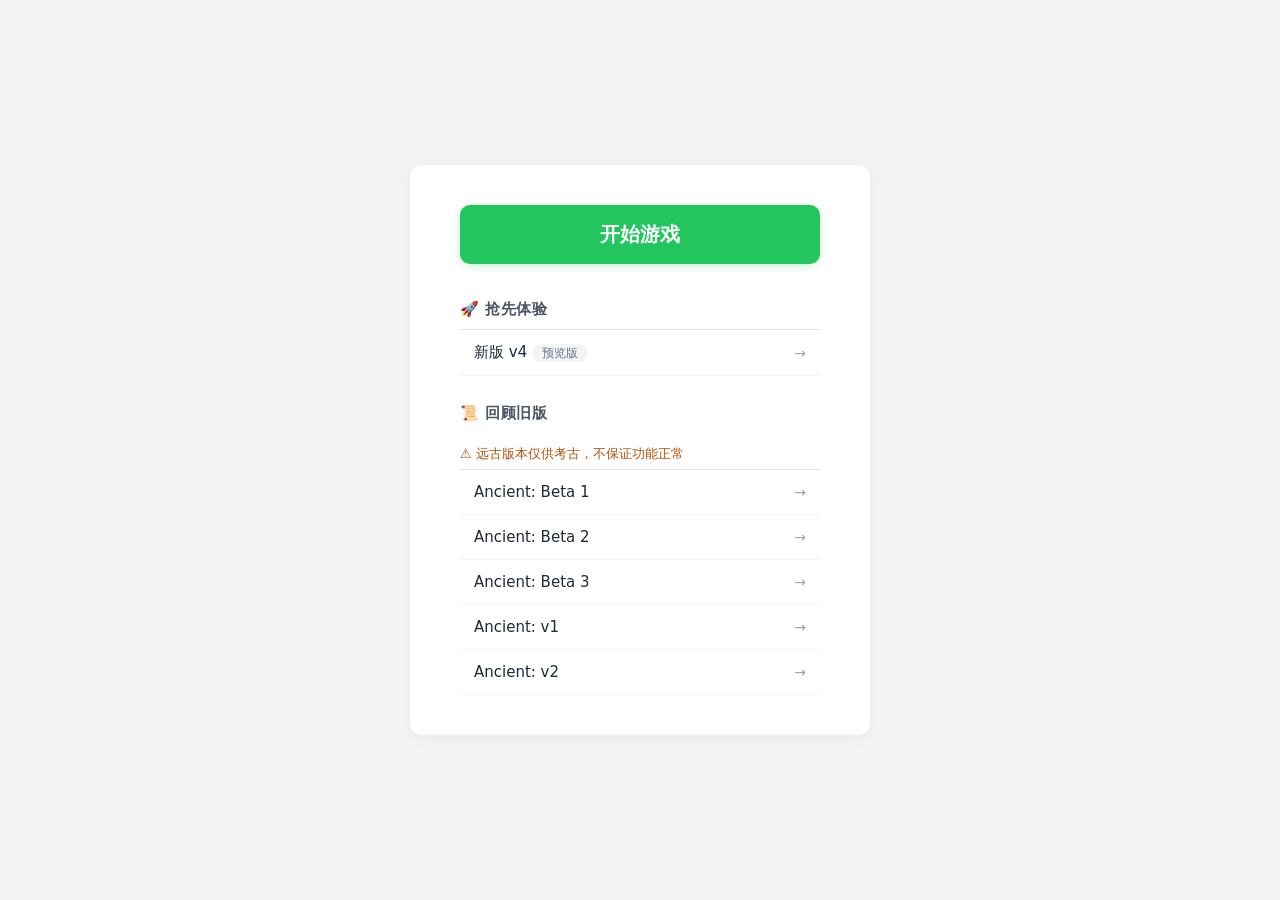
<file: index.html>
<!DOCTYPE html>
<html lang="zh-CN">
<head>
    <meta charset="UTF-8">
    <meta name="viewport" content="width=device-width, initial-scale=1.0">
    <title>选择游戏版本</title>
    <style>
        * { box-sizing: border-box; }
        body {
            font-family: system-ui, -apple-system, sans-serif;
            display: flex;
            justify-content: center;
            align-items: center;
            min-height: 100vh;
            margin: 0;
            padding: 40px 20px;
            background-color: #f3f4f6;
        }
        .screen { display: none; }
        .screen.active { display: flex; flex-direction: column; }

        .container {
            background: white;
            padding: 40px 50px;
            border-radius: 12px;
            box-shadow: 0 4px 15px rgba(0, 0, 0, 0.05);
            text-align: center;
            max-width: 460px;
            width: 100%;
        }

        /* 主按钮：绿色开始游戏 */
        .btn-start {
            display: block;
            width: 100%;
            padding: 16px 24px;
            margin: 0 0 36px;
            font-size: 20px;
            font-weight: 600;
            color: white;
            background-color: #22c55e;
            border: none;
            border-radius: 10px;
            cursor: pointer;
            transition: background-color 0.2s, box-shadow 0.2s;
            box-shadow: 0 2px 8px rgba(34, 197, 94, 0.25);
        }
        .btn-start:hover {
            background-color: #16a34a;
            box-shadow: 0 4px 12px rgba(34, 197, 94, 0.35);
        }

        /* 分类标题 */
        .section-title {
            margin: 28px 0 10px;
            color: #4b5563;
            font-size: 15px;
            font-weight: 600;
            text-align: left;
            letter-spacing: 0.5px;
        }
        .section-title:first-of-type {
            margin-top: 0;
        }

        /* 链接列表 */
        .link-list {
            border-top: 1px solid #e5e7eb;
        }
        .link-list a {
            display: flex;
            align-items: center;
            justify-content: space-between;
            padding: 13px 14px;
            color: #1f2937;
            font-size: 15px;
            font-weight: 500;
            text-decoration: none;
            border-bottom: 1px solid #f3f4f6;
            transition: background-color 0.15s;
            cursor: pointer;
        }
        .link-list a:hover {
            background-color: #f9fafb;
        }
        .link-list .arrow {
            color: #9ca3af;
            font-size: 14px;
        }
        .link-list .tag {
            font-size: 12px;
            color: #6b7280;
            background: #f3f4f6;
            border-radius: 999px;
            padding: 2px 10px;
            font-weight: 400;
        }
        .warn-text {
            margin: 12px 0 6px;
            font-size: 13px;
            color: #b45309;
            text-align: left;
        }

        /* ===== 内嵌 Screen（回顾旧版） ===== */
        .embedded-screen {
            max-width: 1000px;
            width: 100%;
            height: 92vh;
            background: white;
            border-radius: 12px;
            box-shadow: 0 4px 15px rgba(0, 0, 0, 0.05);
            overflow: hidden;
        }
        .embedded-header {
            display: flex;
            align-items: center;
            justify-content: space-between;
            gap: 16px;
            padding: 14px 20px;
            background: #f9fafb;
            border-bottom: 1px solid #e5e7eb;
        }
        .embedded-header .title {
            font-size: 16px;
            font-weight: 600;
            color: #1f2937;
        }
        .btn-back {
            padding: 8px 20px;
            font-size: 14px;
            font-weight: 500;
            color: white;
            background-color: #6b7280;
            border: none;
            border-radius: 8px;
            cursor: pointer;
            transition: background-color 0.2s;
        }
        .btn-back:hover {
            background-color: #4b5563;
        }
        .embedded-frame-wrap {
            flex: 1;
            min-height: 0;
        }
        .embedded-frame-wrap iframe {
            width: 100%;
            height: 100%;
            border: none;
        }
    </style>
</head>
<body>

    <!-- ===== 版本选择 Screen ===== -->
    <div class="container screen active" id="home-screen">
        <!-- V3 主按钮（绿色） -->
        <button class="btn-start" onclick="navigateTo('games/adj-v3/JPL002-game-adj-v3.html')">开始游戏</button>

        <!-- 抢先体验 -->
        <div class="section-title">🚀 抢先体验</div>
        <div class="link-list" id="preview-list"></div>

        <!-- 回顾旧版 -->
        <div class="section-title">📜 回顾旧版</div>
        <p class="warn-text">⚠️ 远古版本仅供考古，不保证功能正常</p>
        <div class="link-list" id="archived-list"></div>
    </div>

    <!-- ===== 内嵌 Screen（回顾旧版） ===== -->
    <div class="embedded-screen screen" id="embedded-screen">
        <div class="embedded-header">
            <span class="title" id="embedded-title"></span>
            <button class="btn-back" onclick="closeEmbedded()">← 返回</button>
        </div>
        <div class="embedded-frame-wrap">
            <iframe id="embedded-frame" title="Embedded Game" allowfullscreen></iframe>
        </div>
    </div>

    <script>
        // 动态路径跳转函数：完美适配 GitHub Pages 的斜杠机制
        function navigateTo(targetPath) {
            var path = window.location.pathname;
            
            // 如果路径末尾带文件名（如 /index.html），去除文件名
            if (path.substring(path.lastIndexOf('/') + 1).includes('.html')) {
                path = path.substring(0, path.lastIndexOf('/') + 1);
            }
            // 如果末尾缺少斜杠（如网址没敲最后那个/），自动补全
            if (!path.endsWith('/')) {
                path += '/';
            }
            
            // 拼出完整的相对路径并跳转
            window.location.href = path + targetPath;
        }

        function buildPath(targetPath) {
            var path = window.location.pathname;
            if (path.substring(path.lastIndexOf('/') + 1).includes('.html')) {
                path = path.substring(0, path.lastIndexOf('/') + 1);
            }
            if (!path.endsWith('/')) {
                path += '/';
            }
            return path + targetPath;
        }

        // ===== 游戏配置 =====
        // embed: true  = 内嵌窗口显示（本页提供返回按钮）
        // embed: false = 直接跳转（游戏自带返回按钮时使用，此模式预留接口）
        var PREVIEW_GAMES = [
            { name: '新版 v4', tag: '预览版', path: 'preview/adj-v4/adj-v4.html', embed: false }
        ];
        var ARCHIVED_GAMES = [
            { name: 'Ancient: Beta 1', path: 'archived/ancient/JPL002-game-adj-beta-1.html', embed: true },
            { name: 'Ancient: Beta 2', path: 'archived/ancient/JPL002-game-adj-beta-2.html', embed: true },
            { name: 'Ancient: Beta 3', path: 'archived/ancient/JPL002-game-adj-beta-3.html', embed: true },
            { name: 'Ancient: v1', path: 'archived/ancient/JPL002-game-adj-v1.html', embed: true },
            { name: 'Ancient: v2', path: 'archived/ancient/JPL002-game-adj-v2.html', embed: true }
        ];

        // ===== 链接列表渲染 =====
        function renderLinks(listEl, games) {
            listEl.innerHTML = '';
            games.forEach(function(game) {
                var a = document.createElement('a');
                a.href = 'javascript:void(0)';
                a.onclick = function() { openGame(game); };

                var spanName = document.createElement('span');
                spanName.textContent = game.name;
                if (game.tag) {
                    var tag = document.createElement('span');
                    tag.className = 'tag';
                    tag.textContent = game.tag;
                    spanName.appendChild(document.createTextNode(' '));
                    spanName.appendChild(tag);
                }

                var arrow = document.createElement('span');
                arrow.className = 'arrow';
                arrow.textContent = '→';

                a.appendChild(spanName);
                a.appendChild(arrow);
                listEl.appendChild(a);
            });
        }

        // ===== 打开游戏（统一入口，支持两种模式） =====
        function openGame(game) {
            if (game.embed === false) {
                navigateTo(game.path); // 直接跳转：游戏自带返回按钮
            } else {
                openEmbedded(game.path, game.name); // 内嵌窗口：本页提供返回按钮
            }
        }

        // ===== 内嵌窗口逻辑 =====
        function openEmbedded(targetPath, title) {
            var frame = document.getElementById('embedded-frame');
            frame.src = buildPath(targetPath); // 先加载游戏
            document.getElementById('embedded-title').innerText = title;
            document.getElementById('home-screen').classList.remove('active');
            document.getElementById('embedded-screen').classList.add('active');
        }

        function closeEmbedded() {
            // 清除 iframe 状态：先移除 src 再重置为 about:blank，彻底卸载游戏
            var frame = document.getElementById('embedded-frame');
            frame.removeAttribute('src');
            frame.src = 'about:blank';
            document.getElementById('embedded-title').innerText = '';
            document.getElementById('embedded-screen').classList.remove('active');
            document.getElementById('home-screen').classList.add('active');
        }

        // 初始化渲染
        renderLinks(document.getElementById('preview-list'), PREVIEW_GAMES);
        renderLinks(document.getElementById('archived-list'), ARCHIVED_GAMES);
    </script>

</body>
</html>
</file>
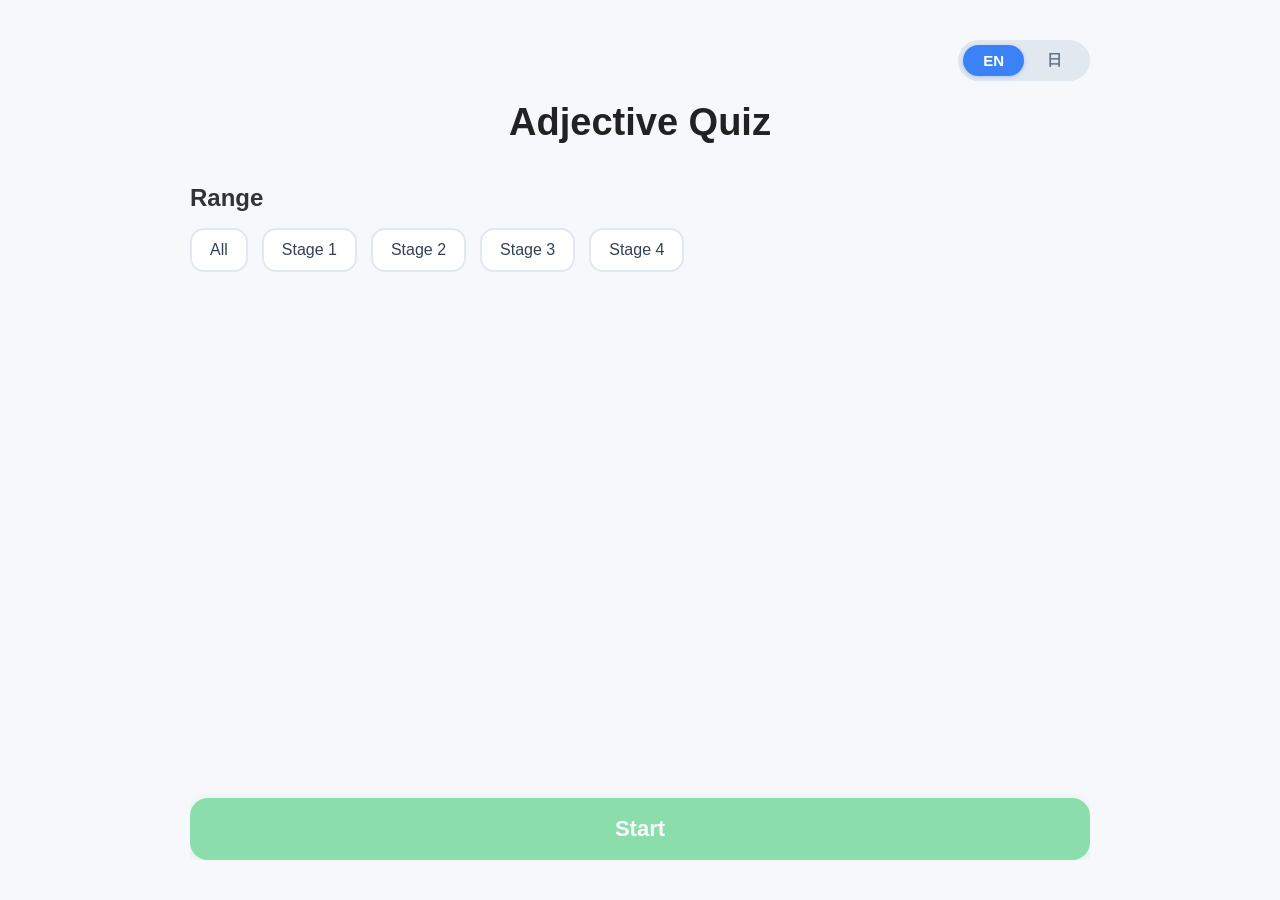
<file: adj/adj-v4.html>
<!DOCTYPE html>
<html lang="ja">
<head>
    <meta charset="UTF-8">
    <meta name="viewport" content="width=device-width, initial-scale=1.0">
    <title>Adjective Quiz 形容詞クイズ</title>
    <link rel="stylesheet" href="css/style.css">
</head>
<body>
<div class="wrap">
    <div class="lang-switch-box">
        <div class="lang-switch" id="lang-switch" role="group" aria-label="Language">
            <div class="lang-slider" aria-hidden="true"></div>
            <button class="lang-btn active" id="lang-en" type="button">EN</button>
            <button class="lang-btn" id="lang-ja" type="button">日</button>
        </div>
    </div>

    <div class="screens-container">

    <!-- Home Screen -->
    <div class="home-screen screen active bottom-anchored slide-up" id="home">
        <div class="screen-body">
            <h1 data-i18n="title"></h1>
            <div class="section-title" data-i18n="step1"></div>
            <div class="btn-group">
                <button class="mode-btn opt-item" data-val="all" data-i18n="stageAll"></button>
                <button class="mode-btn opt-item" data-val="stage1" data-i18n="stage1"></button>
                <button class="mode-btn opt-item" data-val="stage2" data-i18n="stage2"></button>
                <button class="mode-btn opt-item" data-val="stage3" data-i18n="stage3"></button>
                <button class="mode-btn opt-item" data-val="stage4" data-i18n="stage4"></button>
            </div>
            <div class="step-section" id="step1-section">
                <div class="section-title" data-i18n="step2"></div>
                <div class="btn-group" id="base-mode-group">
                    <button class="mode-btn base-mode" data-val="study" data-i18n="modeStudy"></button>
                    <button class="mode-btn base-mode" data-val="challenge" data-i18n="modeChallenge"></button>
                </div>
            </div>
        </div>
        <div class="screen-footer">
            <button class="start-btn" id="start-quiz" data-i18n="startBtn" disabled></button>
        </div>
    </div>

    <!-- Quiz Screen -->
    <div class="quiz-screen screen bottom-anchored slide-up" id="quiz-page">
        <div class="screen-body">
            <div class="card">
                <div class="score-row">
                    <div class="score-right">
                        <div class="progress-text" id="progress-area" style="display:none"></div>
                        <div class="timer-text" id="timer-area"></div>
                    </div>
                    <span class="score-group"><span data-i18n="scoreText"></span><span id="score-num">0</span></span>
                </div>
                <div class="progress-bar" id="progress-bar">
                    <div class="progress-fill fill-blue" id="progress-fill"></div>
                </div>
                <div class="q-box" id="question-area"></div>
                <input id="ans-input" placeholder="Answer here...">
                <div class="feed-box">
                    <div id="feed-area" data-i18n="inputTip"></div>
                </div>
                <div class="action-row" id="action-row">
                    <button id="skip-btn" data-i18n="skipBtn"></button>
                    <button id="action-btn" data-i18n="checkBtn"></button>
                </div>
            </div>
        </div>
        <div class="screen-footer">
            <div class="bottom-btn-group">
                <button class="back-home" onclick="backToHome()" data-i18n="backBtn"></button>
                <button class="end-session-btn" onclick="showSummary()" data-i18n="endSessionBtn"></button>
            </div>
        </div>
    </div>

    <!-- Summary Screen -->
    <div class="summary-screen screen bottom-anchored slide-up" id="summary-page">
        <div class="screen-body">
            <div class="card">
                <div class="summary-title" data-i18n="summaryTitle"></div>
                <div class="summary-stat-line">
                    <span data-i18n="sumAttempt"></span><span id="sumAttemptNum"></span>
                    &nbsp;&nbsp;
                    <span data-i18n="sumCorrect"></span><span id="sumCorrectNum"></span>
                    &nbsp;&nbsp;
                    <span data-i18n="sumWrong"></span><span id="sumWrongNum"></span>
                    &nbsp;&nbsp;
                    <span data-i18n="sumScore"></span><span id="sumScoreNum"></span>
                </div>
                <h3 style="margin:24px 0 10px" data-i18n="mistakeHeader"></h3>
                <table class="mistake-table" id="mistakeTableWrap">
                    <thead>
                        <tr>
                            <th>#</th>
                            <th data-i18n="tblEn"></th>
                            <th data-i18n="tblQuestion"></th>
                            <th data-i18n="tblAnswer"></th>
                            <th data-i18n="tblUserAns"></th>
                        </tr>
                    </thead>
                    <tbody id="mistakeTableBody"></tbody>
                </table>
            </div>
        </div>
        <div class="screen-footer">
            <div class="summary-btn-group">
                <button class="back-home review-btn" data-i18n="reviewBtn"></button>
                <button class="back-home" onclick="backToHome()" data-i18n="backBtn"></button>
            </div>
        </div>
    </div>

    </div>
</div>

<!-- 全局彩条层：fixed 定位覆盖整个视口，进入 summary 时飘落，退出时淡出清除 -->
<div class="confetti-layer" id="confetti-layer"></div>

<!-- 动态加载 JS：每次刷新自动生成时间戳（?t=…）附加到路径后，避免浏览器缓存旧文件导致代码更新后看不到效果；无需再手动维护版本号 -->
<script>
    (function() {
        var t = new Date().getTime();
        document.write('<script src="js/lang.js?t=' + t + '"><\/script>');
        document.write('<script src="js/data.js?t=' + t + '"><\/script>');
        document.write('<script src="js/main.js?t=' + t + '"><\/script>');
    })();
</script>
</body>
</html>
</file>
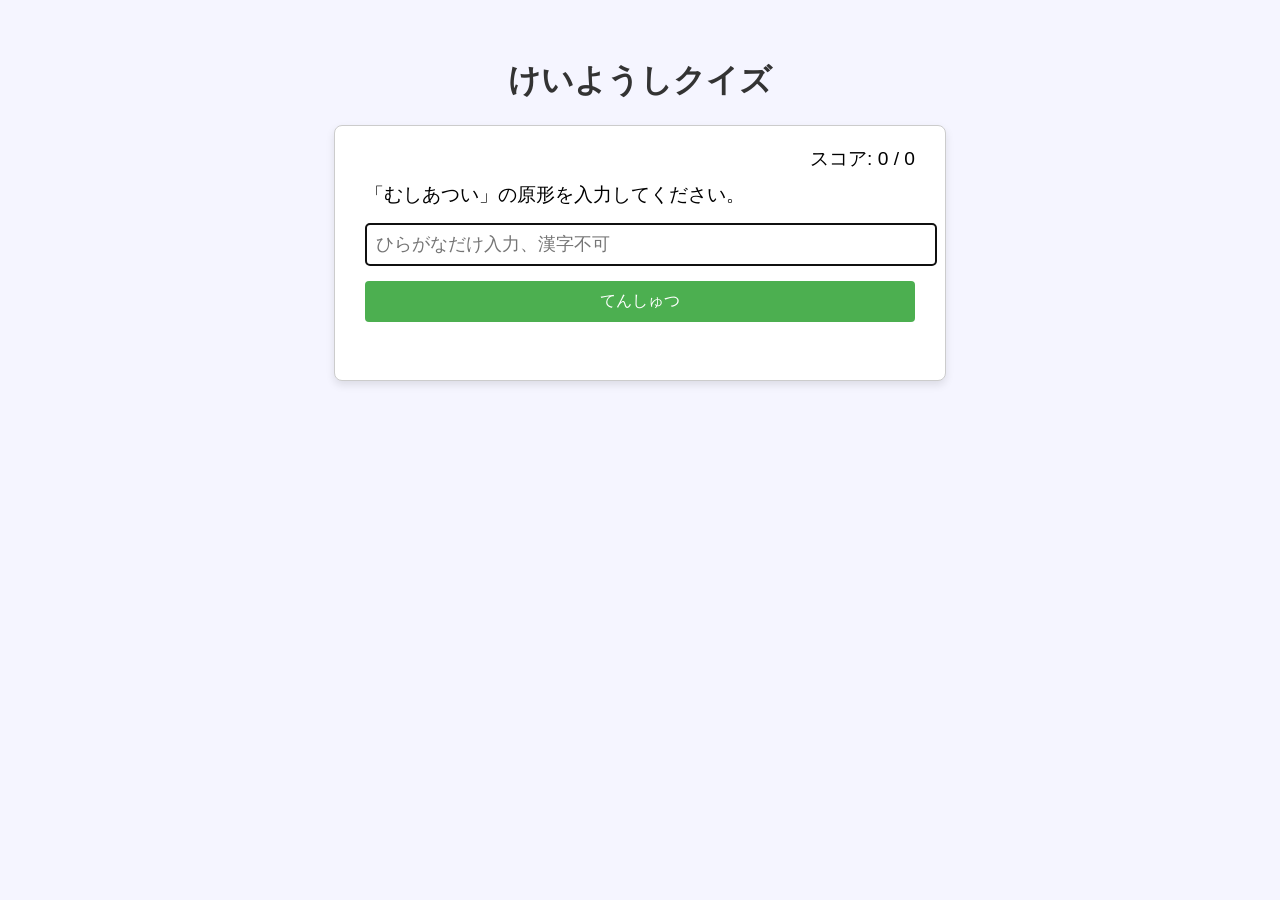
<file: adj/JPL002-game-adj-beta-1.html>
<!DOCTYPE html>
<html lang="ja">
<head>
<meta charset="UTF-8">
<title>けいようしクイズ</title>
<style>
    body{
        font-family: "Meiryo", "Hiragino Kaku Gothic ProN", sans-serif;
        background:#f5f5ff;
        display:flex;
        flex-direction:column;
        align-items:center;
        padding:30px;
    }
    h1{color:#333;}
    #quiz-box{
        background:#fff;
        border:1px solid #ccc;
        border-radius:8px;
        padding:20px 30px;
        width:90%;
        max-width:550px;
        box-shadow:0 4px 8px rgba(0,0,0,0.1);
    }
    #question{
        font-size:1.2em;
        margin-bottom:15px;
    }
    #answer{
        width:100%;
        padding:10px;
        font-size:1.1em;
        border:1px solid #999;
        border-radius:4px;
    }
    #buttons{
        margin-top:15px;
        display:flex;
        gap:10px;
    }
    button{
        flex:1;
        padding:10px;
        font-size:1em;
        border:none;
        border-radius:4px;
        cursor:pointer;
    }
    #submitBtn{background:#4caf50;color:#fff;}
    #nextBtn{background:#2196f3;color:#fff;display:none;}
    #result{
        margin-top:15px;
        font-size:1.2em;
        min-height:1.2em;
    }
    #score{
        font-size:1.2em;
        margin-bottom:10px;
        text-align:right;
    }
</style>
</head>
<body>

<h1>けいようしクイズ</h1>

<div id="quiz-box">
    <div id="score">スコア: 0 / 0</div>
    <div id="question">ロード中...</div>
    <input id="answer" type="text" placeholder="ひらがなだけ入力、漢字不可" autocomplete="off">
    <div id="buttons">
        <button id="submitBtn">てんしゅつ</button>
        <button id="nextBtn">つぎのもんだい</button>
    </div>
    <div id="result"></div>
</div>

<script>
// ===========================
// けいようしクイズ本体       （以下中文コメントあり）
// ===========================

// 1. 問題データ（全20問、形容詞重複なし、答えは純ひらがな）
const questions = [
    {q:"「あたらしい」の原形を入力してください。",                            a:"あたらしい"},
    {q:"「しずかな」の原形を入力してください。",                                a:"しずかな"},
    {q:"「たかい」の現在否定形を入力してください。",                            a:"たかくない"},
    {q:"「げんきな」の現在否定形を入力してください。",                          a:"げんきじゃない"},
    {q:"「あつい」の過去肯定形を入力してください。",                            a:"あつかった"},
    {q:"「きれいな」の過去肯定形を入力してください。",                          a:"きれいでした"},
    {q:"「さむい」の過去否定形を入力してください。",                            a:"さむくなかった"},
    {q:"「べんりな」の過去否定形を入力してください。",                          a:"べんりじゃなかった"},
    {q:"次の形容詞をて形で並べてください：あぶない ＋ おそい",                 a:"あぶなくておそい"},
    {q:"次の形容詞をて形で並べてください：むずかしい ＋ おもしろい",             a:"むずかしくておもしろい"},
    {q:"次の形容詞をて形で並べてください：にぎやかな ＋ たのしい",               a:"にぎやかでたのしい"},
    {q:"次の形容詞をて形で並べてください：かんたんな ＋ ひまな",                 a:"かんたんでひま"},
    {q:"「ちいさい」「つよい」を使い、けど を含む文を完成してください。",         a:"ちいさいけどつよい"},
    {q:"「ゆうめいな」「おしゃれな」を使い、けど を含む文を完成してください。",   a:"ゆうめいだけどおしゃれ"},
    {q:"「ふるい」「めずらしい」を使い、けど を含む文を完成してください。",       a:"ふるいけどめずらしい"},
    {q:"「むしあつい」の原形を入力してください。",                              a:"むしあつい"},
    {q:"「まっすぐな」の原形を入力してください。",                              a:"まっすぐな"},
    {q:"「はやい」の現在否定形を入力してください。",                            a:"はやくない"},
    {q:"「とおい」の過去肯定形を入力してください。",                            a:"とおかった"},
    {q:"「すきな」の過去否定形を入力してください。",                            a:"すきじゃなかった"}
];

// 2. 問題をランダムにシャッフル（フィッシャー–イェーツ）
function shuffle(arr){
    for(let i=arr.length-1;i>0;i--){
        const j=Math.floor(Math.random()*(i+1));
        [arr[i],arr[j]]=[arr[j],arr[i]];
    }
}
shuffle(questions);

// 3. 状態管理用変数
let current = 0;            // 現在のインデックス
let score   = 0;            // 正解数

// 4. DOM 要素取得
const questionEl = document.getElementById("question");
const answerEl   = document.getElementById("answer");
const submitBtn  = document.getElementById("submitBtn");
const nextBtn    = document.getElementById("nextBtn");
const resultEl   = document.getElementById("result");
const scoreEl    = document.getElementById("score");

// 5. 初期表示
loadQuestion();

// 6. 質問読み込み関数
function loadQuestion(){
    // すべて終了した場合
    if(current >= questions.length){
        questionEl.textContent = "ぜんぶおわり！";
        resultEl.textContent   = "";
        submitBtn.style.display = "none";
        nextBtn.style.display   = "none";
        scoreEl.textContent     = `スコア: ${score} / ${questions.length}`;
        return;
    }
    // 現在の問題を表示
    questionEl.textContent = questions[current].q;
    answerEl.value = "";
    answerEl.disabled = false;
    submitBtn.disabled = false;
    nextBtn.style.display = "none";
    resultEl.textContent = "";
    scoreEl.textContent = `スコア: ${score} / ${current}`;
    answerEl.focus();
}

// 7. 解答判定
submitBtn.addEventListener("click", () =>{
    const userAns = answerEl.value.trim();
    const correct = questions[current].a;
    // 入力空チェック
    if(userAns===""){answerEl.focus();return;}

    if(userAns === correct){
        resultEl.textContent = "せいかい！";
        score++;
    }else{
        resultEl.textContent = `まちがい、せいかいは「${correct}」`;
    }
    // ボタン状態切替
    answerEl.disabled = true;
    submitBtn.disabled = true;
    nextBtn.style.display = "inline-block";
    scoreEl.textContent = `スコア: ${score} / ${current+1}`;
});

// 8. 次の問題へ
nextBtn.addEventListener("click", ()=>{
    current++;
    loadQuestion();
});

// 9. Enter キーで送信
answerEl.addEventListener("keydown", e=>{
    if(e.key==="Enter" && !submitBtn.disabled){
        submitBtn.click();
    }
});
</script>
</body>
</html>
</file>
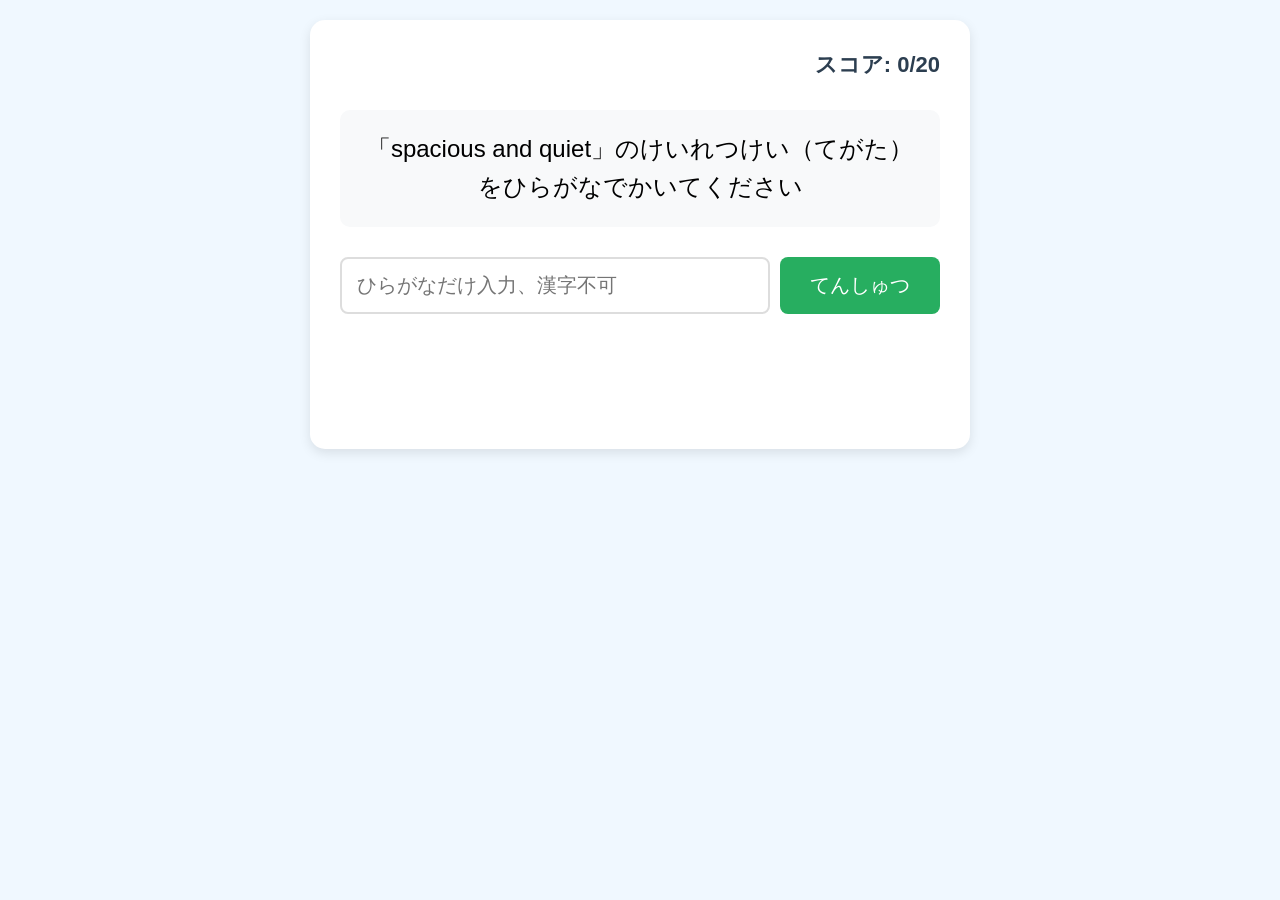
<file: adj/JPL002-game-adj-beta-2.html>
<!DOCTYPE html>
<html lang="ja">
<head>
    <meta charset="UTF-8">
    <meta name="viewport" content="width=device-width, initial-scale=1.0">
    <title>日本語形容詞練習ゲーム</title>
    <style>
        * {
            box-sizing: border-box;
            margin: 0;
            padding: 0;
            font-family: "メイリオ", Meiryo, sans-serif;
        }
        body {
            background-color: #f0f8ff;
            padding: 20px;
            max-width: 700px;
            margin: 0 auto;
        }
        .container {
            background-color: white;
            padding: 30px;
            border-radius: 15px;
            box-shadow: 0 4px 12px rgba(0,0,0,0.1);
        }
        .score-area {
            text-align: right;
            font-size: 22px;
            font-weight: bold;
            color: #2c3e50;
            margin-bottom: 20px;
        }
        .question-area {
            font-size: 24px;
            text-align: center;
            margin: 30px 0;
            line-height: 1.6;
            min-height: 80px;
            padding: 20px;
            background-color: #f8f9fa;
            border-radius: 10px;
        }
        .input-area {
            display: flex;
            gap: 10px;
            margin-bottom: 25px;
        }
        input {
            flex: 1;
            padding: 15px;
            font-size: 20px;
            border: 2px solid #ddd;
            border-radius: 8px;
        }
        button {
            padding: 15px 30px;
            font-size: 20px;
            border: none;
            border-radius: 8px;
            cursor: pointer;
        }
        .submit-btn {
            background-color: #27ae60;
            color: white;
        }
        .submit-btn:disabled {
            background-color: #bdc3c7;
            cursor: not-allowed;
        }
        .next-btn {
            background-color: #3498db;
            color: white;
            width: 100%;
            display: none;
        }
        .feedback-area {
            text-align: center;
            font-size: 22px;
            margin: 20px 0;
            min-height: 60px;
            padding: 15px;
            border-radius: 8px;
        }
        .correct {
            background-color: #d4edda;
            color: #155724;
        }
        .wrong {
            background-color: #f8d7da;
            color: #721c24;
        }
        .finish-area {
            text-align: center;
            padding: 30px;
            font-size: 24px;
            display: none;
        }
        .restart-btn {
            background-color: #e67e22;
            color: white;
            margin-top: 20px;
        }
    </style>
</head>
<body>
    <div class="container">
        <!-- 得分区域 -->
        <div class="score-area">
            スコア: <span id="score">0</span>/20
        </div>

        <!-- 题目区域 -->
        <div class="question-area" id="question"></div>

        <!-- 输入区域 -->
        <div class="input-area">
            <input type="text" id="answer" placeholder="ひらがなだけ入力、漢字不可" disabled>
            <button class="submit-btn" id="submitBtn" disabled>てんしゅつ</button>
        </div>

        <!-- 反馈区域 -->
        <div class="feedback-area" id="feedback"></div>

        <!-- 下一题按钮 -->
        <button class="next-btn" id="nextBtn">つぎのもんだい</button>

        <!-- 结束区域 -->
        <div class="finish-area" id="finish">
            <p>ゲームおわり！</p >
            <p>さいごのスコア: <span id="finalScore"></span>/20</p >
            <button class="restart-btn" id="restartBtn">もういちどやる</button>
        </div>
    </div>

    <script>
        // 题目库 说明：type对应题型 1=原形 2=现在否定 3=过去肯定 4=过去否定 5=て形并列 6=けど转折 所有形容词不重复
        const questions = [
            // 1.原形题型
            {type:1, word:"あたたかい", eng:"warm", answer:"あたたかい"},
            {type:1, word:"きれいな", eng:"beautiful", answer:"きれいな"},
            // 2.现在否定题型
            {type:2, word:"いそがしい", eng:"busy", answer:"いそがしくない"},
            {type:2, word:"べんりな", eng:"convenient", answer:"べんりじゃない"},
            {type:2, word:"たかい", eng:"expensive", answer:"たかくない"},
            {type:2, word:"にぎやかな", eng:"lively", answer:"にぎやかじゃない"},
            // 3.过去肯定题型
            {type:3, word:"おもしろい", eng:"interesting", answer:"おもしろかった"},
            {type:3, word:"げんきな", eng:"fine", answer:"げんきでした"},
            {type:3, word:"さむい", eng:"cold", answer:"さむかった"},
            {type:3, word:"すきな", eng:"favorite", answer:"すきでした"},
            // 4.过去否定题型
            {type:4, word:"むずかしい", eng:"difficult", answer:"むずかしくなかった"},
            {type:4, word:"ひまな", eng:"free", answer:"ひまじゃなかった"},
            {type:4, word:"わかい", eng:"young", answer:"わかくなかった"},
            {type:4, word:"かんたんな", eng:"easy", answer:"かんたんじゃなかった"},
            // 5.て形并列题型 前后词强相关
            {type:5, desc:"spacious and quiet", a:"ひろい", aType:"i", b:"しずかな", bType:"na", answer:"ひろくてしずかで"},
            {type:5, desc:"cute and fashionable", a:"かわいい", aType:"i", b:"おしゃれな", bType:"na", answer:"かわいくておしゃれで"},
            {type:5, desc:"busy and tough", a:"いそがしい", aType:"i", b:"たいへんな", bType:"na", answer:"いそがしくてたいへんで"},
            // 6.けど转折题型 两个意思相反形容词用but连接
            {type:6, desc:"good but expensive", a:"いい", aType:"i", b:"たかい", bType:"i", answer:"いいけどたかい"},
            {type:6, desc:"convenient but far", a:"べんりな", aType:"na", b:"とおい", bType:"i", answer:"べんりだけどとおい"},
            {type:6, desc:"cheap but small", a:"やすい", aType:"i", b:"ちいさい", bType:"i", answer:"やすいけどちいさい"},
        ];

        // 全局变量
        let currentQuestionIndex = -1; // 当前题目索引
        let usedIndexes = []; // 已使用的题目索引 防止重复
        let score = 0; // 当前得分

        // DOM元素获取
        const scoreEl = document.getElementById("score");
        const questionEl = document.getElementById("question");
        const answerEl = document.getElementById("answer");
        const submitBtn = document.getElementById("submitBtn");
        const feedbackEl = document.getElementById("feedback");
        const nextBtn = document.getElementById("nextBtn");
        const finishEl = document.getElementById("finish");
        const finalScoreEl = document.getElementById("finalScore");
        const restartBtn = document.getElementById("restartBtn");

        // 初始化游戏
        function initGame() {
            currentQuestionIndex = -1;
            usedIndexes = [];
            score = 0;
            scoreEl.textContent = score;
            finishEl.style.display = "none";
            nextBtn.style.display = "none";
            feedbackEl.textContent = "";
            feedbackEl.className = "feedback-area";
            answerEl.value = "";
            answerEl.disabled = false;
            submitBtn.disabled = false;
            loadNextQuestion();
        }

        // 加载下一题
        function loadNextQuestion() {
            // 所有题目都出完了
            if (usedIndexes.length >= questions.length) {
                showFinish();
                return;
            }
            // 随机取未使用的题目
            let randomIndex;
            do {
                randomIndex = Math.floor(Math.random() * questions.length);
            } while (usedIndexes.includes(randomIndex));
            usedIndexes.push(randomIndex);
            currentQuestionIndex = randomIndex;
            const q = questions[currentQuestionIndex];

            // 根据题型显示题干 仅显示英文
            let questionText = "";
            switch(q.type) {
                case 1:
                    questionText = `「${q.eng}」のげんけいをひらがなでかいてください`;
                    break;
                case 2:
                    questionText = `「${q.eng}」のげんざいひていけいをひらがなでかいてください`;
                    break;
                case 3:
                    questionText = `「${q.eng}」のかここうていけいをひらがなでかいてください`;
                    break;
                case 4:
                    questionText = `「${q.eng}」のかこひていけいをひらがなでかいてください`;
                    break;
                case 5:
                    questionText = `「${q.desc}」のけいれつけい（てがた）をひらがなでかいてください`;
                    break;
                case 6:
                    questionText = `「${q.desc}」のてんけつけい（けど）をひらがなでかいてください`;
                    break;
            }
            questionEl.textContent = questionText;

            // 重置界面状态
            feedbackEl.textContent = "";
            feedbackEl.className = "feedback-area";
            answerEl.value = "";
            answerEl.disabled = false;
            submitBtn.disabled = false;
            nextBtn.style.display = "none";
        }

        // 提交答案判断
        function submitAnswer() {
            const userAnswer = answerEl.value.trim();
            const correctAnswer = questions[currentQuestionIndex].answer;

            // 禁止提交空答案
            if (userAnswer === "") return;

            answerEl.disabled = true;
            submitBtn.disabled = true;

            // 判断对错
            if (userAnswer === correctAnswer) {
                score++;
                scoreEl.textContent = score;
                feedbackEl.textContent = "せいかい！";
                feedbackEl.className = "feedback-area correct";
            } else {
                feedbackEl.textContent = `まちがい、せいかいは【${correctAnswer}】`;
                feedbackEl.className = "feedback-area wrong";
            }

            // 显示下一题按钮
            nextBtn.style.display = "block";
        }

        // 显示结束页面
        function showFinish() {
            finalScoreEl.textContent = score;
            finishEl.style.display = "block";
            answerEl.disabled = true;
            submitBtn.disabled = true;
            nextBtn.style.display = "none";
        }

        // 事件监听
        // 提交按钮点击事件
        submitBtn.addEventListener("click", submitAnswer);
        // 回车禁用 阻止默认提交行为
        answerEl.addEventListener("keydown", (e) => {
            if (e.key === "Enter") {
                e.preventDefault();
                return false;
            }
        });
        // 下一题按钮点击事件
        nextBtn.addEventListener("click", loadNextQuestion);
        // 重新开始按钮点击事件
        restartBtn.addEventListener("click", initGame);

        // 页面加载完成后初始化游戏
        window.addEventListener("load", initGame);
    </script>
</body>
</html>
</file>
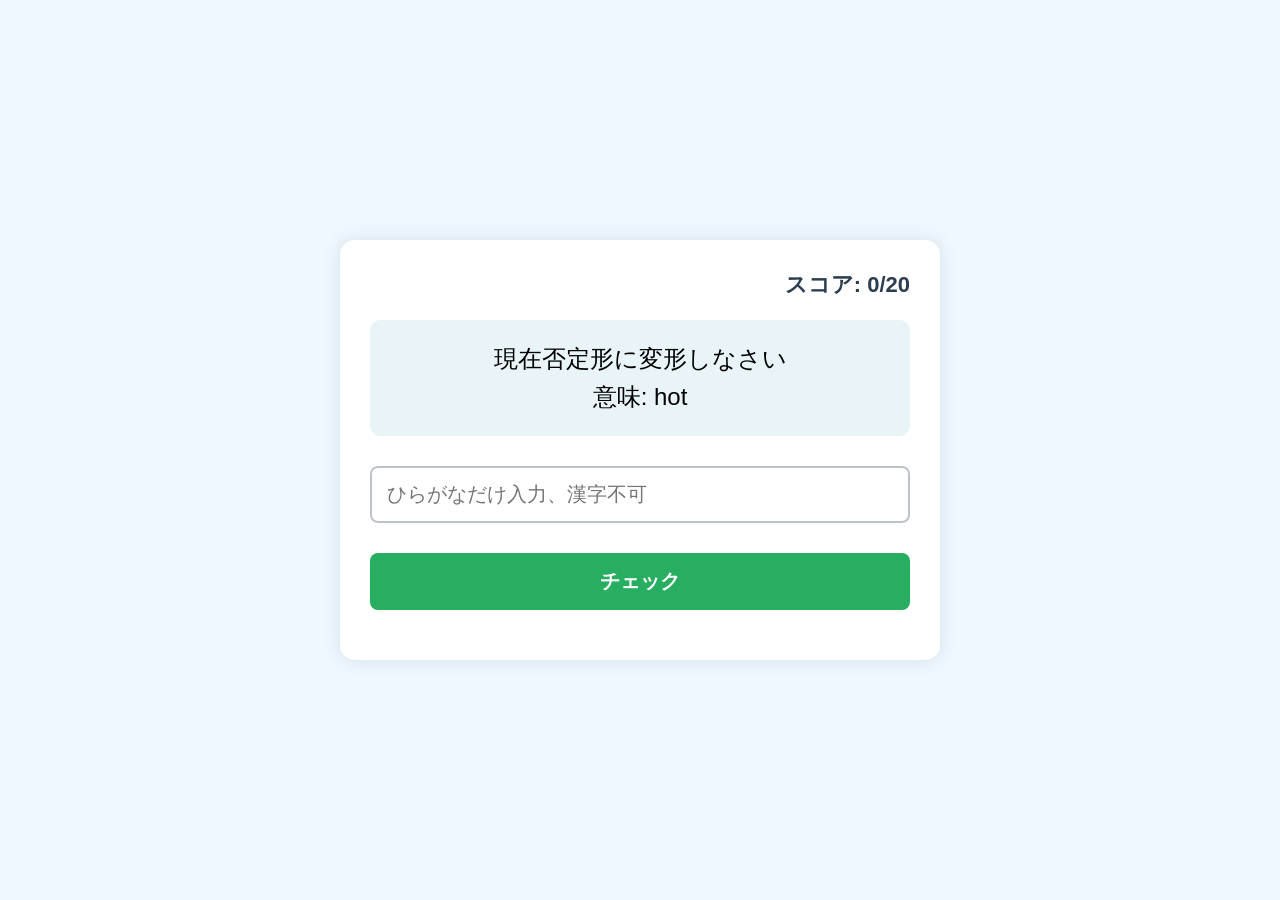
<file: adj/JPL002-game-adj-v1.html>
<!DOCTYPE html>
<html lang="ja">
<head>
    <meta charset="UTF-8">
    <meta name="viewport" content="width=device-width, initial-scale=1.0">
    <title>形容詞変形練習ゲーム</title>
    <style>
        * {
            box-sizing: border-box;
            margin: 0;
            padding: 0;
            font-family: "Hiragino Kaku Gothic Pro", "メイリオ", sans-serif;
        }
        body {
            background-color: #f0f8ff;
            display: flex;
            justify-content: center;
            align-items: center;
            min-height: 100vh;
            padding: 20px;
        }
        .game-container {
            background-color: white;
            padding: 30px;
            border-radius: 15px;
            box-shadow: 0 0 20px rgba(0,0,0,0.1);
            width: 100%;
            max-width: 600px;
        }
        .score-area {
            font-size: 22px;
            font-weight: bold;
            color: #2c3e50;
            margin-bottom: 20px;
            text-align: right;
        }
        .question-area {
            font-size: 24px;
            margin-bottom: 30px;
            padding: 20px;
            background-color: #e8f4f8;
            border-radius: 10px;
            text-align: center;
            line-height: 1.6;
        }
        .input-area {
            margin-bottom: 20px;
        }
        .input-area input {
            width: 100%;
            padding: 15px;
            font-size: 20px;
            border: 2px solid #bdc3c7;
            border-radius: 8px;
            margin-bottom: 10px;
        }
        .input-area input:focus {
            outline: none;
            border-color: #3498db;
        }
        .btn-area {
            display: flex;
            gap: 15px;
            margin-bottom: 20px;
        }
        .btn {
            flex: 1;
            padding: 15px;
            font-size: 20px;
            border: none;
            border-radius: 8px;
            cursor: pointer;
            font-weight: bold;
        }
        .submit-btn {
            background-color: #27ae60;
            color: white;
        }
        .submit-btn:disabled {
            background-color: #95a5a6;
            cursor: not-allowed;
        }
        .next-btn {
            background-color: #3498db;
            color: white;
            display: none;
        }
        .result-area {
            font-size: 22px;
            padding: 15px;
            border-radius: 8px;
            text-align: center;
            display: none;
        }
        .correct {
            background-color: #d4edda;
            color: #155724;
        }
        .wrong {
            background-color: #f8d7da;
            color: #721c24;
        }
        .notice {
            font-size: 14px;
            color: #7f8c8d;
            text-align: center;
            margin-top: 10px;
        }
    </style>
</head>
<body>
    <div class="game-container">
        <div class="score-area">スコア: <span id="score">0</span>/20</div>
        <div class="question-area" id="question"></div>
        <div class="input-area">
            <input type="text" id="answer" placeholder="ひらがなだけ入力、漢字不可" autocomplete="off">
        </div>
        <div class="btn-area">
            <button class="btn submit-btn" id="submitBtn">チェック</button>
            <button class="btn next-btn" id="nextBtn">つぎのもんだい</button>
        </div>
        <div class="result-area" id="result"></div>
        <div class="notice" id="notice"></div>
    </div>

    <script>
        // 問題データベース 単語は全て重複しないように設定
        const questions = [
            // 原形問題
            {
                type: '原形',
                adjectiveType: 'い',
                wordEnglish: 'new',
                correctAnswer: 'あたらしい'
            },
            {
                type: '原形',
                adjectiveType: 'な',
                wordEnglish: 'beautiful',
                correctAnswer: 'きれいな'
            },
            // 現在否定形問題
            {
                type: '現在否定形',
                adjectiveType: 'い',
                wordEnglish: 'hot',
                correctAnswer: 'あつくない'
            },
            {
                type: '現在否定形',
                adjectiveType: 'な',
                wordEnglish: 'quiet',
                correctAnswer: 'しずかじゃない'
            },
            // 過去肯定形問題
            {
                type: '過去肯定形',
                adjectiveType: 'い',
                wordEnglish: 'cold',
                correctAnswer: 'さむかった'
            },
            {
                type: '過去肯定形',
                adjectiveType: 'な',
                wordEnglish: 'fine',
                correctAnswer: 'げんきでした'
            },
            // 過去否定形問題
            {
                type: '過去否定形',
                adjectiveType: 'い',
                wordEnglish: 'difficult',
                correctAnswer: 'むずかしくなかった'
            },
            {
                type: '過去否定形',
                adjectiveType: 'な',
                wordEnglish: 'convenient',
                correctAnswer: 'べんりじゃなかった'
            },
            // て形並列問題
            {
                type: 'て形並列',
                structure: '【warm】+【interesting】',
                adjectiveType: 'い+い',
                correctAnswer: 'あたたかくておもしろい'
            },
            {
                type: 'て形並列',
                structure: '【cute】+【fashionable】',
                adjectiveType: 'い+な',
                correctAnswer: 'かわいくておしゃれな'
            },
            {
                type: 'て形並列',
                structure: '【famous】+【easy】',
                adjectiveType: 'な+い',
                correctAnswer: 'ゆうめいでかんたんな'
            },
            {
                type: 'て形並列',
                structure: '【lively】+【fun】',
                adjectiveType: 'な+な',
                correctAnswer: 'にぎやかでたのしい'
            },
            // けど転折問題
            {
                type: 'けど転折',
                structure: '【cheap】けど【bad】',
                adjectiveType: 'い+い',
                correctAnswer: 'やすいけどわるい'
            },
            {
                type: 'けど転折',
                structure: '【good-looking】けど【not good at studying】',
                adjectiveType: 'い+な',
                correctAnswer: 'かっこいいけどにがてな'
            },
            {
                type: 'けど転折',
                structure: '【free】けど【boring】',
                adjectiveType: 'な+い',
                correctAnswer: 'ひまけどつまらない'
            },
            {
                type: 'けど転折',
                structure: '【various】けど【difficult】',
                adjectiveType: 'な+な',
                correctAnswer: 'いろいろけどむずかしい'
            },
            // 追加問題 単語重複なし
            {
                type: '過去肯定形',
                adjectiveType: 'い',
                wordEnglish: 'enjoyable',
                correctAnswer: 'たのしかった'
            },
            {
                type: '現在否定形',
                adjectiveType: 'な',
                wordEnglish: 'favorite',
                correctAnswer: 'すきじゃない'
            },
            {
                type: 'て形並列',
                structure: '【small】+【round】',
                adjectiveType: 'い+い',
                correctAnswer: 'ちいさくてまるい'
            },
            {
                type: 'けど転折',
                structure: '【strong】けど【slow】',
                adjectiveType: 'い+い',
                correctAnswer: 'つよいけどおそい'
            }
        ];

        // ゲーム状態変数
        let currentQuestionIndex = null;
        let usedQuestionIndexes = [];
        let score = 0;
        const totalQuestions = questions.length;

        // DOM要素取得
        const scoreElement = document.getElementById('score');
        const questionElement = document.getElementById('question');
        const answerInput = document.getElementById('answer');
        const submitBtn = document.getElementById('submitBtn');
        const nextBtn = document.getElementById('nextBtn');
        const resultElement = document.getElementById('result');
        const noticeElement = document.getElementById('notice');

        // 初期化処理
        function initGame() {
            score = 0;
            usedQuestionIndexes = [];
            scoreElement.textContent = score;
            loadNextQuestion();
        }

        // 次の問題を読み込む
        function loadNextQuestion() {
            // 全問題出題済みの場合
            if (usedQuestionIndexes.length >= totalQuestions) {
                questionElement.textContent = `全ての問題が終了しました！最終スコアは ${score}/${totalQuestions} です`;
                answerInput.style.display = 'none';
                submitBtn.style.display = 'none';
                nextBtn.style.display = 'none';
                resultElement.style.display = 'none';
                noticeElement.textContent = 'ページをリロードすると再度プレイできます';
                return;
            }

            // 未出題の問題からランダムに選ぶ
            do {
                currentQuestionIndex = Math.floor(Math.random() * totalQuestions);
            } while (usedQuestionIndexes.includes(currentQuestionIndex));
            usedQuestionIndexes.push(currentQuestionIndex);

            const currentQuestion = questions[currentQuestionIndex];
            
            // 問題文表示
            if (currentQuestion.type === 'て形並列' || currentQuestion.type === 'けど転折') {
                questionElement.innerHTML = `${currentQuestion.type}に変形しなさい<br>${currentQuestion.structure}`;
            } else {
                questionElement.innerHTML = `${currentQuestion.type}に変形しなさい<br>意味: ${currentQuestion.wordEnglish}`;
            }

            // 入力欄リセット
            answerInput.value = '';
            answerInput.disabled = false;
            submitBtn.disabled = false;
            nextBtn.style.display = 'none';
            resultElement.style.display = 'none';
        }

        // 回答判定処理
        function checkAnswer() {
            const userAnswer = answerInput.value.trim();
            const correctAnswer = questions[currentQuestionIndex].correctAnswer;

            submitBtn.disabled = true;
            answerInput.disabled = true;
            nextBtn.style.display = 'block';
            resultElement.style.display = 'block';

            if (userAnswer === correctAnswer) {
                // 正解の場合
                score++;
                scoreElement.textContent = score;
                resultElement.textContent = 'せいかい！';
                resultElement.className = 'result-area correct';
            } else {
                // 不正解の場合
                resultElement.textContent = `まちがい、せいかいは【${correctAnswer}】`;
                resultElement.className = 'result-area wrong';
            }
        }

        // エンターキー無効化処理
        answerInput.addEventListener('keydown', function(e) {
            if (e.key === 'Enter') {
                e.preventDefault();
                return false;
            }
        });

        // イベントリスナー設定
        submitBtn.addEventListener('click', checkAnswer);
        nextBtn.addEventListener('click', loadNextQuestion);

        // ゲーム開始
        initGame();
    </script>
</body>
</html>
<!--
    TO DO: 
    1. 核对日语是否得体，完善中英日三语UI功能
    2. 删除ナ形容词原型的「な」
-->
</file>
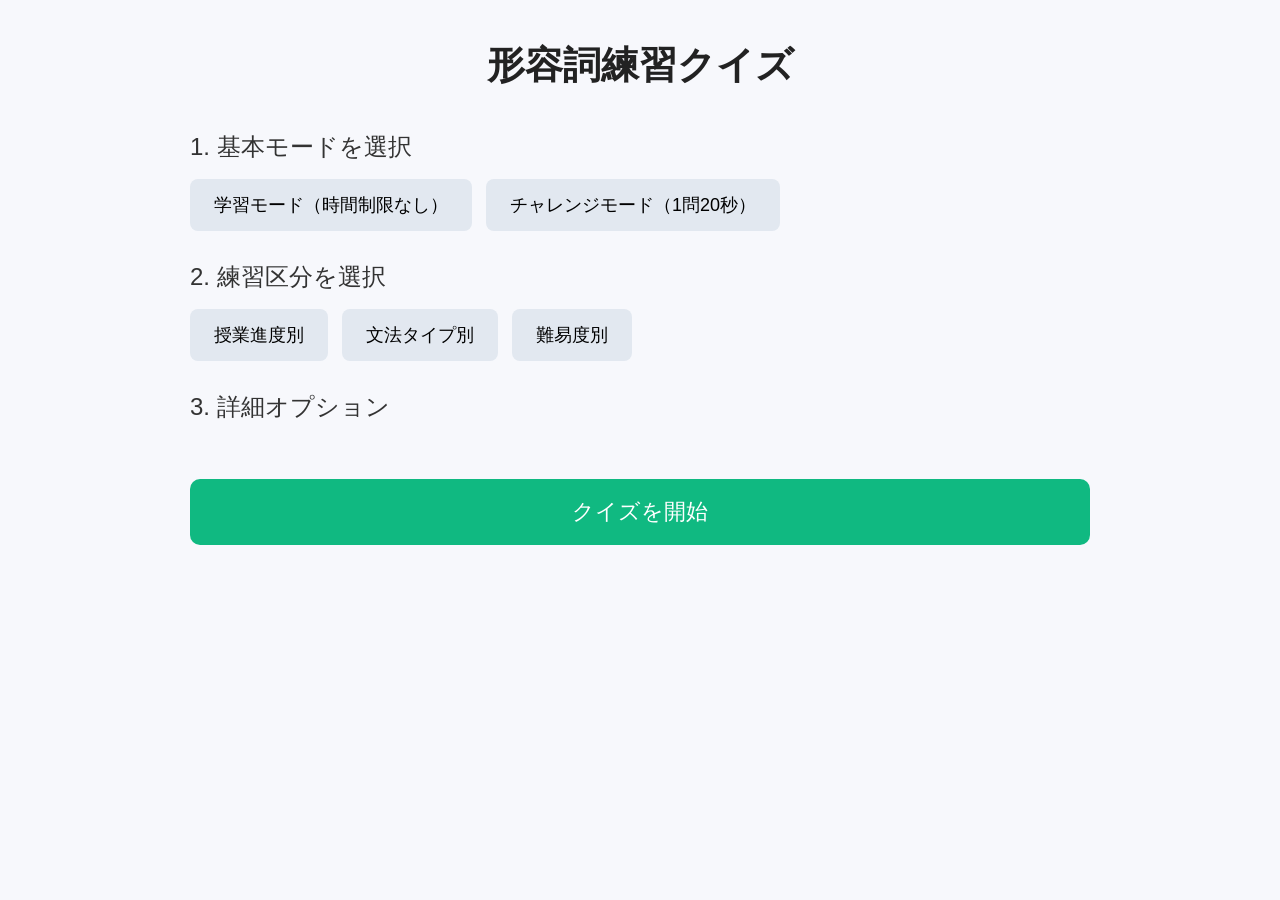
<file: adj/JPL002-game-adj-v2.html>
<!DOCTYPE html>
<html lang="ja">
<head>
    <meta charset="UTF-8">
    <meta name="viewport" content="width=device-width, initial-scale=1.0">
    <title>形容詞練習クイズ</title>
    <style>
        * {
            box-sizing: border-box;
            margin: 0;
            padding: 0;
            font-family: "Noto Sans JP", sans-serif;
        }
        body {
            background-color: #f7f8fc;
            padding: 40px 20px;
        }
        .wrap {
            max-width: 900px;
            margin: 0 auto;
        }
        .home-screen {
            display: block;
        }
        .quiz-screen {
            display: none;
        }
        h1 {
            text-align: center;
            font-size: 38px;
            color: #222;
            margin-bottom: 40px;
        }
        .section-title {
            font-size: 24px;
            margin: 30px 0 16px;
            color: #333;
        }
        .btn-group {
            display: flex;
            gap: 14px;
            flex-wrap: wrap;
            margin-bottom: 20px;
        }
        .mode-btn {
            padding: 14px 24px;
            font-size: 18px;
            border: none;
            border-radius: 8px;
            background: #e2e8f0;
            cursor: pointer;
        }
        .mode-btn.active {
            background: #3b82f6;
            color: white;
        }
        .start-btn {
            width: 100%;
            padding: 18px;
            font-size: 22px;
            margin-top: 40px;
            border: none;
            border-radius: 10px;
            background: #10b981;
            color: white;
            cursor: pointer;
        }
        .card {
            background: white;
            padding: 36px 30px;
            border-radius: 12px;
            box-shadow: 0 2px 14px #e0e5ef;
        }
        .score-row {
            display: flex;
            justify-content: space-between;
            font-size: 24px;
            margin-bottom: 30px;
        }
        .timer-text {
            color: #ef4444;
            font-weight: bold;
        }
        .q-box {
            background: #edf2fb;
            padding: 30px 20px;
            border-radius: 10px;
            font-size: 26px;
            text-align: center;
            margin-bottom: 26px;
            line-height: 1.8;
        }
        #ans-input {
            width: 100%;
            padding: 16px 14px;
            font-size: 20px;
            border: 1px solid #bbb;
            border-radius: 8px;
            margin-bottom: 24px;
        }
        .operate-buttons {
            display: flex;
            gap: 16px;
        }
        #check-btn {
            flex: 1;
            padding: 16px;
            font-size: 20px;
            border: none;
            border-radius: 8px;
            background: #22c55e;
            color: white;
            cursor: pointer;
        }
        #next-btn {
            width: 180px;
            padding: 16px;
            font-size: 20px;
            border: none;
            border-radius: 8px;
            background: #64748b;
            color: white;
            cursor: pointer;
        }
        .feedback {
            margin-top: 28px;
            font-size: 24px;
            font-weight: bold;
            text-align: center;
        }
        .correct {
            color: #16a34a;
        }
        .wrong {
            color: #dc2626;
        }
        .back-home {
            margin-top: 30px;
            width: 100%;
            padding: 12px;
            font-size: 18px;
            border: 1px solid #999;
            border-radius: 8px;
            background: white;
            cursor: pointer;
        }
    </style>
</head>
<body>
<div class="wrap">
    <div class="home-screen" id="home">
        <h1>形容詞練習クイズ</h1>
        <div class="section-title">1. 基本モードを選択</div>
        <div class="btn-group" id="base-mode-group">
            <button class="mode-btn base-mode" data-val="study">学習モード（時間制限なし）</button>
            <button class="mode-btn base-mode" data-val="challenge">チャレンジモード（1問20秒）</button>
        </div>

        <div class="section-title">2. 練習区分を選択</div>
        <div class="btn-group" id="sort-group">
            <button class="mode-btn sort-type" data-val="lesson">授業進度別</button>
            <button class="mode-btn sort-type" data-val="grammar">文法タイプ別</button>
            <button class="mode-btn sort-type" data-val="diff">難易度別</button>
        </div>

        <div class="section-title">3. 詳細オプション</div>
        <div class="btn-group opt-lesson opt-panel" style="display:none;">
            <button class="mode-btn opt-item" data-val="stage1">段階1：原形・現在否定形</button>
            <button class="mode-btn opt-item" data-val="stage2">段階2：過去形・過去否定形</button>
            <button class="mode-btn opt-item" data-val="stage3">段階3：て形並列文</button>
            <button class="mode-btn opt-item" data-val="stage4">段階4：けど・だけど転折文</button>
        </div>
        <div class="btn-group opt-grammar opt-panel" style="display:none;">
            <button class="mode-btn opt-item" data-val="original">原形</button>
            <button class="mode-btn opt-item" data-val="neg">現在否定</button>
            <button class="mode-btn opt-item" data-val="past">過去形</button>
            <button class="mode-btn opt-item" data-val="te">て形並列</button>
            <button class="mode-btn opt-item" data-val="kedo">転折文（けど/だけど）</button>
        </div>
        <div class="btn-group opt-diff opt-panel" style="display:none;">
            <button class="mode-btn opt-item" data-val="easy">Easy Mode（基礎単語のみ）</button>
            <button class="mode-btn opt-item" data-val="mixed">Mixed Mode（全文法混合）</button>
        </div>

        <button class="start-btn" id="start-quiz">クイズを開始</button>
    </div>

    <div class="quiz-screen" id="quiz-page">
        <div class="card">
            <div class="score-row">
                <div>スコア：<span id="score-num">0</span></div>
                <div class="timer-text" id="timer-area"></div>
            </div>
            <div class="q-box" id="question-area"></div>
            <input id="ans-input" placeholder="ひらがなだけ入力、漢字不可">
            <div class="operate-buttons">
                <button id="check-btn">チェック</button>
                <button id="next-btn">次の問題</button>
            </div>
            <div class="feedback" id="feed-text"></div>
            <button class="back-home" onclick="backToHome()">ホームに戻る</button>
        </div>
    </div>
</div>

<script>
// 全局变量
let baseMode = null;
let sortMain = null;
let subOpt = null;
let score = 0;
let currentQ = null;
let timerId = null;
let remainTime = 20;
let fullFilterPool = [];
let recentWordList = [];
const RECENT_MAX = 5;

// 均匀洗牌算法
function shuffleArray(arr) {
    const copy = [...arr];
    for (let i = copy.length - 1; i > 0; i--) {
        const j = Math.floor(Math.random() * (i + 1));
        [copy[i], copy[j]] = [copy[j], copy[i]];
    }
    return copy;
}

// ==================== 修正后题库：にがて释义简化+无极端矛盾转折搭配 ====================
const fullBank = [
    // ========== 段階1：原形・現在否定形 ==========
    {type:"original", base:"あたたかい", en:"warm", jp:"あたたかい", stage:1, diff:"easy"},
    {type:"original", base:"あたらしい", en:"new", jp:"あたらしい", stage:1, diff:"easy"},
    {type:"original", base:"あつい", en:"hot", jp:"あつい", stage:1, diff:"easy"},
    {type:"original", base:"しろい", en:"white", jp:"しろい", stage:1, diff:"easy"},
    {type:"original", base:"きれい", en:"beautiful", jp:"きれい", stage:1, diff:"easy"},
    {type:"original", base:"すき", en:"favorite", jp:"すき", stage:1, diff:"easy"},
    {type:"original", base:"やすい", en:"cheap", jp:"やすい", stage:1, diff:"easy"},
    {type:"original", base:"かわいい", en:"cute", jp:"かわいい", stage:1, diff:"easy"},
    {type:"original", base:"しずか", en:"quiet", jp:"しずか", stage:1, diff:"easy"},
    {type:"original", base:"べんり", en:"convenient", jp:"べんり", stage:1, diff:"mixed"},
    {type:"original", base:"きらい", en:"dislike", jp:"きらい", stage:1, diff:"mixed"},
    {type:"original", base:"にぎやか", en:"lively", jp:"にぎやか", stage:1, diff:"mixed"},
    {type:"original", base:"にがて", en:"not good at", jp:"にがて", stage:1, diff:"mixed"},
    // 現在否定
    {type:"neg", base:"やすい", en:"not cheap", jp:"やすくない", stage:1, diff:"easy"},
    {type:"neg", base:"しずか", en:"not quiet", jp:"しずかじゃない", stage:1, diff:"easy"},
    {type:"neg", base:"あつい", en:"not hot", jp:"あつくない", stage:1, diff:"easy"},
    {type:"neg", base:"すき", en:"not favorite", jp:"すきじゃない", stage:1, diff:"easy"},
    {type:"neg", base:"きれい", en:"not beautiful", jp:"きれいじゃない", stage:1, diff:"mixed"},
    {type:"neg", base:"にがて", en:"not not good at", jp:"にがてじゃない", stage:1, diff:"mixed"},

    // ========== 段階2：過去形・過去否定形 ==========
    {type:"past", base:"やすい", en:"was cheap", jp:"やすかった", stage:2, diff:"easy"},
    {type:"past", base:"しずか", en:"was quiet", jp:"しずかでした", stage:2, diff:"easy"},
    {type:"past", base:"たのしい", en:"was fun", jp:"たのしかった", stage:2, diff:"easy"},
    {type:"past", base:"たのしい", en:"was not fun", jp:"たのしくなかった", stage:2, diff:"mixed"},
    {type:"past", base:"おしゃれ", en:"was fashionable", jp:"おしゃれでした", stage:2, diff:"mixed"},
    {type:"past", base:"きれい", en:"was not beautiful", jp:"きれいじゃなかった", stage:2, diff:"mixed"},

    // ========== 段階3：て形並列文 ==========
    {type:"te", base:"ちいさい+ふるい", en:"small and old", jp:"ちいさくてふるい", stage:3, diff:"easy"},
    {type:"te", base:"しろい+きれい", en:"white and beautiful", jp:"しろくてきれい", stage:3, diff:"easy"},
    {type:"te", base:"あかい+かわいい", en:"red and cute", jp:"あかくてかわいい", stage:3, diff:"easy"},
    {type:"te", base:"おもしろい+おしゃれ", en:"interesting and fashionable", jp:"おもしろくておしゃれ", stage:3, diff:"mixed"},
    {type:"te", base:"すずしい+げんき", en:"cool and energetic", jp:"すずしくてげんき", stage:3, diff:"mixed"},

    // ========== 段階4：けど/だけど転折文（全部替换温和合理搭配，删除完全对立词组） ==========
    {type:"kedo", base:"やすい+ちいさい", en:"cheap but small", jp:"やすいけどちいさい", stage:4, diff:"easy"},
    {type:"kedo", base:"たかい+きれい", en:"expensive but beautiful", jp:"たかいけどきれい", stage:4, diff:"mixed"},
    {type:"kedo", base:"かっこいい+にがて", en:"cool but not good at", jp:"かっこいいけどにがて", stage:4, diff:"mixed"},
    {type:"kedo", base:"しずか+べんり", en:"quiet but convenient", jp:"しずかだけどべんり", stage:4, diff:"easy"},
    {type:"kedo", base:"おしゃれ+むずかしい", en:"fashionable but difficult", jp:"おしゃれだけどむずかしい", stage:4, diff:"mixed"},
    {type:"kedo", base:"ひろい+たいへん", en:"spacious but tough", jp:"ひろいけどたいへん", stage:4, diff:"mixed"},

    // 扩容补充基础词
    {type:"original", base:"くろい", en:"black", jp:"くろい", stage:1, diff:"easy"},
    {type:"original", base:"あおい", en:"blue", jp:"あおい", stage:1, diff:"easy"},
    {type:"original", base:"きいろい", en:"yellow", jp:"きいろい", stage:1, diff:"easy"},
    {type:"original", base:"ながい", en:"long", jp:"ながい", stage:1, diff:"easy"},
    {type:"original", base:"ちいさい", en:"small", jp:"ちいさい", stage:1, diff:"easy"},
    {type:"neg", base:"ながい", en:"not long", jp:"ながくない", stage:1, diff:"easy"},
    {type:"neg", base:"ちいさい", en:"not small", jp:"ちいさくない", stage:1, diff:"easy"},
    {type:"past", base:"ながい", en:"was long", jp:"ながかった", stage:2, diff:"easy"},
    {type:"past", base:"ちいさい", en:"was small", jp:"ちいさかった", stage:2, diff:"easy"},
    {type:"te", base:"くろい+ながい", en:"black and long", jp:"くろくてながい", stage:3, diff:"easy"},
    {type:"kedo", base:"ながい+ひろい", en:"long but spacious", jp:"ながいけどひろい", stage:4, diff:"easy"},
];

// 筛选题目池
function getFilteredFullPool() {
    let list = [...fullBank];
    if(sortMain === "lesson") {
        const sNum = parseInt(subOpt.replace("stage",""));
        list = list.filter(item => item.stage === sNum);
    } else if(sortMain === "grammar") {
        list = list.filter(item => item.type === subOpt);
    } else if(sortMain === "diff") {
        if(subOpt === "easy") list = list.filter(item => item.diff === "easy");
    }
    return shuffleArray(list);
}

// 抽取下一题，完整池用完才循环，避开近期单词
function pickNextQuestion() {
    if(fullFilterPool.length <= 0) {
        fullFilterPool = getFilteredFullPool();
        recentWordList = [];
    }
    let target = null;
    while(fullFilterPool.length > 0) {
        const candidate = fullFilterPool.shift();
        if(!recentWordList.includes(candidate.base)) {
            target = candidate;
            break;
        } else {
            fullFilterPool.push(candidate);
        }
    }
    if(target) {
        recentWordList.push(target.base);
        if(recentWordList.length > RECENT_MAX) recentWordList.shift();
    }
    return target;
}

// 加载新题目
function loadNewQuestion() {
    clearInterval(timerId);
    currentQ = pickNextQuestion();
    document.getElementById("question-area").innerText = `意味：${currentQ.en}`;
    document.getElementById("ans-input").value = "";
    document.getElementById("feed-text").innerText = "";
    if(baseMode === "challenge") startTimer();
}

// 20秒倒计时
function startTimer() {
    clearInterval(timerId);
    remainTime = 20;
    document.getElementById("timer-area").innerText = `残り時間：${remainTime}秒`;
    timerId = setInterval(()=>{
        remainTime--;
        document.getElementById("timer-area").innerText = `残り時間：${remainTime}秒`;
        if(remainTime <= 0) {
            clearInterval(timerId);
            document.getElementById("feed-text").className = "feedback wrong";
            document.getElementById("feed-text").innerText = `時間切れ！せいかいは【${currentQ.jp}】`;
            setTimeout(loadNewQuestion,1200);
        }
    },1000);
}

// 点击チェック判分
document.getElementById("check-btn").onclick = function(){
    const userInput = document.getElementById("ans-input").value.trim();
    const correct = currentQ.jp;
    const feedDom = document.getElementById("feed-text");
    clearInterval(timerId);
    if(userInput === correct) {
        score += 10;
        document.getElementById("score-num").innerText = score;
        feedDom.className = "feedback correct";
        feedDom.innerText = "せいかい！";
    } else {
        feedDom.className = "feedback wrong";
        feedDom.innerText = `まちがい、せいかいは【${correct}】`;
    }
}

document.getElementById("next-btn").onclick = loadNewQuestion;

// 返回首页重置全部数据
function backToHome(){
    clearInterval(timerId);
    document.getElementById("quiz-page").style.display = "none";
    document.getElementById("home").style.display = "block";
    document.querySelectorAll(".mode-btn").forEach(b=>b.classList.remove("active"));
    document.querySelectorAll(".opt-panel").forEach(p=>p.style.display="none");
    baseMode = null; sortMain = null; subOpt = null;
    fullFilterPool = [];
    recentWordList = [];
    score = 0;
}

// 首页按钮选中逻辑
document.querySelectorAll(".base-mode").forEach(btn=>{
    btn.onclick = ()=>{
        document.querySelectorAll(".base-mode").forEach(b=>b.classList.remove("active"));
        btn.classList.add("active");
        baseMode = btn.dataset.val;
    }
})
document.querySelectorAll(".sort-type").forEach(btn=>{
    btn.onclick = ()=>{
        document.querySelectorAll(".sort-type").forEach(b=>b.classList.remove("active"));
        btn.classList.add("active");
        sortMain = btn.dataset.val;
        document.querySelectorAll(".opt-panel").forEach(p=>p.style.display="none");
        if(sortMain === "lesson") document.querySelector(".opt-lesson").style.display="flex";
        if(sortMain === "grammar") document.querySelector(".opt-grammar").style.display="flex";
        if(sortMain === "diff") document.querySelector(".opt-diff").style.display="flex";
        subOpt = null;
        document.querySelectorAll(".opt-item").forEach(o=>o.classList.remove("active"));
    }
})
document.querySelectorAll(".opt-item").forEach(btn=>{
    btn.onclick = ()=>{
        const parent = btn.parentElement;
        parent.querySelectorAll(".opt-item").forEach(b=>b.classList.remove("active"));
        btn.classList.add("active");
        subOpt = btn.dataset.val;
    }
})

// 开始游戏
document.getElementById("start-quiz").onclick = function(){
    if(!baseMode || !sortMain || !subOpt){
        alert("モード・区分・詳細オプションをすべて選択してください");
        return;
    }
    document.getElementById("home").style.display = "none";
    document.getElementById("quiz-page").style.display = "block";
    score = 0;
    fullFilterPool = [];
    recentWordList = [];
    document.getElementById("score-num").innerText = score;
    loadNewQuestion();
}

// 禁止回车自动提交
document.getElementById("ans-input").addEventListener("keydown", e=>{
    if(e.key === "Enter") e.preventDefault();
})
</script>
</body>
</html>
</file>
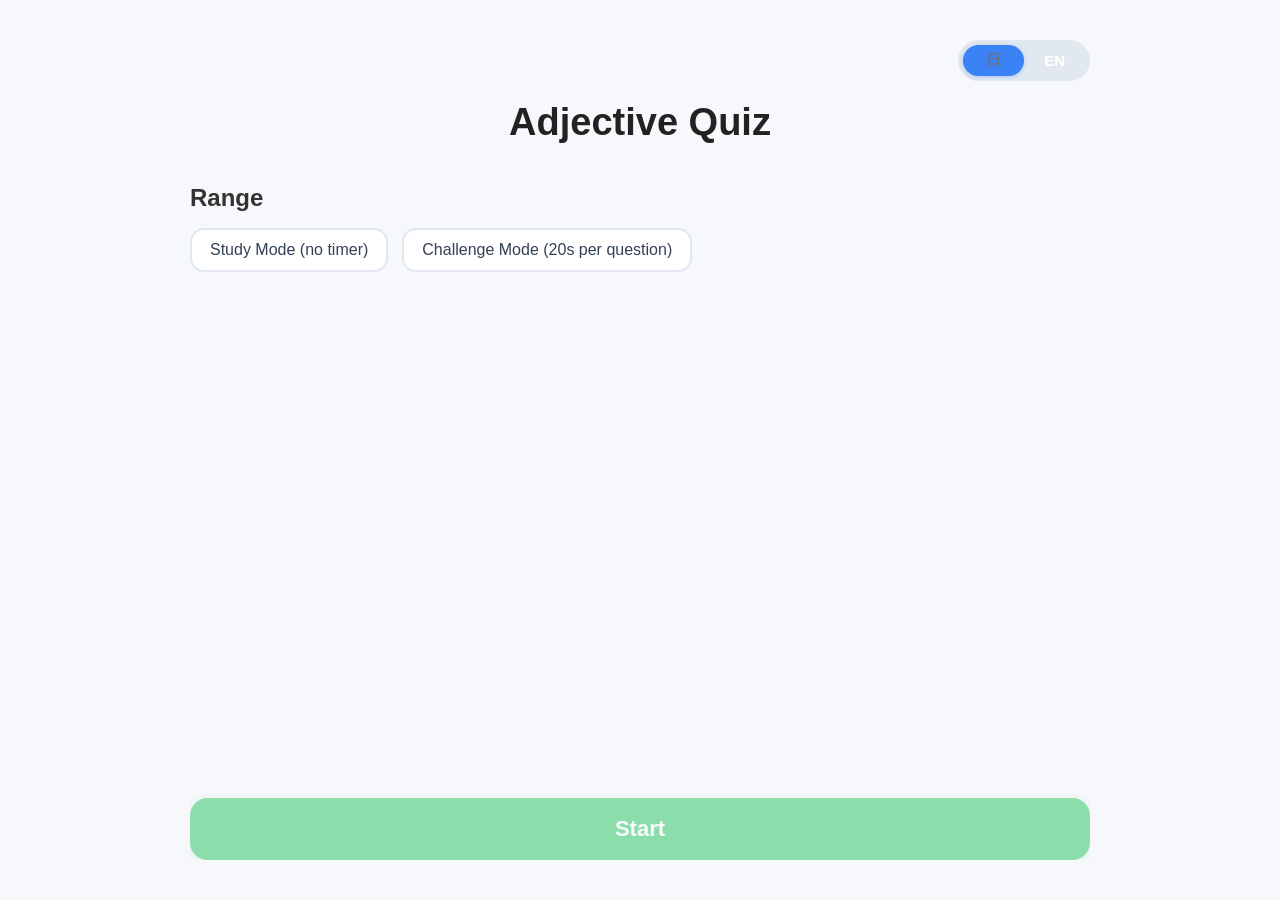
<file: adj/JPL002-game-adj-v3.html>
<!DOCTYPE html>
<html lang="ja">
<head>
    <meta charset="UTF-8">
    <meta name="viewport" content="width=device-width, initial-scale=1.0">
    <title>Adjective Quiz 形容詞クイズ</title>
    <link rel="stylesheet" href="css/style.css">
</head>
<body>
<div class="wrap">
    <div class="lang-switch-box">
        <div class="lang-switch" id="lang-switch" role="group" aria-label="Language">
            <div class="lang-slider" aria-hidden="true"></div>
            <button class="lang-btn active" id="lang-ja" type="button">日</button>
            <button class="lang-btn" id="lang-en" type="button">EN</button>
        </div>
    </div>

    <div class="screens-container">

    <!-- Home Screen -->
    <div class="home-screen screen active bottom-anchored slide-up" id="home">
        <div class="screen-body">
            <h1 data-i18n="title"></h1>
            <div class="section-title" data-i18n="step1"></div>
            <div class="btn-group" id="base-mode-group">
                <button class="mode-btn base-mode" data-val="study" data-i18n="modeStudy"></button>
                <button class="mode-btn base-mode" data-val="challenge" data-i18n="modeChallenge"></button>
            </div>
            <div class="step-section" id="step2-section">
                <div class="section-title" data-i18n="step2"></div>
                <div class="btn-group" id="sort-group">
                    <button class="mode-btn sort-type" data-val="lesson" data-i18n="sortLesson"></button>
                    <button class="mode-btn sort-type" data-val="grammar" data-i18n="sortGrammar"></button>
                    <button class="mode-btn sort-type" data-val="diff" data-i18n="sortDiff"></button>
                </div>
            </div>
            <div class="step-section" id="step3-section">
                <div class="section-title" data-i18n="step3"></div>
                <div class="opt-panels-container">
                    <div class="opt-panel opt-lesson">
                        <div class="btn-group">
                        <button class="mode-btn opt-item" data-val="stage1" data-i18n="stage1"></button>
                        <button class="mode-btn opt-item" data-val="stage2" data-i18n="stage2"></button>
                        <button class="mode-btn opt-item" data-val="stage3" data-i18n="stage3"></button>
                        <button class="mode-btn opt-item" data-val="stage4" data-i18n="stage4"></button>
                        </div>
                    </div>
                    <div class="opt-panel opt-grammar">
                        <div class="btn-group">
                        <button class="mode-btn opt-item" data-val="original" data-i18n="gOriginal"></button>
                        <button class="mode-btn opt-item" data-val="neg" data-i18n="gNeg"></button>
                        <button class="mode-btn opt-item" data-val="past" data-i18n="gPast"></button>
                        <button class="mode-btn opt-item" data-val="te" data-i18n="gTe"></button>
                        <button class="mode-btn opt-item" data-val="kedo" data-i18n="gKedo"></button>
                        </div>
                    </div>
                    <div class="opt-panel opt-diff">
                        <div class="btn-group">
                        <button class="mode-btn opt-item" data-val="easy" data-i18n="diffEasy"></button>
                        <button class="mode-btn opt-item" data-val="mixed" data-i18n="diffMixed"></button>
                        </div>
                    </div>
                </div>
            </div>
        </div>
        <div class="screen-footer">
            <button class="start-btn" id="start-quiz" data-i18n="startBtn" disabled></button>
        </div>
    </div>

    <!-- Quiz Screen -->
    <div class="quiz-screen screen bottom-anchored slide-up" id="quiz-page">
        <div class="screen-body">
            <div class="card">
                <div class="score-row">
                    <span data-i18n="scoreText"></span><span id="score-num">0</span>
                    <div class="timer-text" id="timer-area"></div>
                </div>
                <div class="q-box" id="question-area"></div>
                <input id="ans-input">
                <div class="feed-box">
                    <div id="feed-area" data-i18n="inputTip"></div>
                </div>
                <div class="action-row" id="action-row">
                    <button id="skip-btn" data-i18n="skipBtn"></button>
                    <button id="action-btn" data-i18n="checkBtn"></button>
                </div>
                <div class="note-text" id="note-area"></div>
            </div>
        </div>
        <div class="screen-footer">
            <div class="bottom-btn-group">
                <button class="back-home" onclick="backToHome()" data-i18n="backBtn"></button>
                <button class="end-session-btn" onclick="showSummary()" data-i18n="endSessionBtn"></button>
            </div>
        </div>
    </div>

    <!-- Summary Screen -->
    <div class="summary-screen screen bottom-anchored slide-up" id="summary-page">
        <div class="screen-body">
            <div class="card">
                <div class="summary-title" data-i18n="summaryTitle"></div>
                <div class="summary-stat-line">
                    <span data-i18n="sumAttempt"></span><span id="sumAttemptNum"></span>
                    &nbsp;&nbsp;
                    <span data-i18n="sumCorrect"></span><span id="sumCorrectNum"></span>
                    &nbsp;&nbsp;
                    <span data-i18n="sumWrong"></span><span id="sumWrongNum"></span>
                    &nbsp;&nbsp;
                    <span data-i18n="sumScore"></span><span id="sumScoreNum"></span>
                </div>
                <h3 style="margin:24px 0 10px" data-i18n="mistakeHeader"></h3>
                <table class="mistake-table" id="mistakeTableWrap">
                    <thead>
                        <tr>
                            <th>#</th>
                            <th data-i18n="tblEn"></th>
                            <th data-i18n="tblQuestion"></th>
                            <th data-i18n="tblAnswer"></th>
                            <th data-i18n="tblUserAns"></th>
                        </tr>
                    </thead>
                    <tbody id="mistakeTableBody"></tbody>
                </table>
            </div>
        </div>
        <div class="screen-footer">
            <div class="summary-btn-group">
                <button class="practice-mistake-btn" id="practiceMistakeBtn" data-i18n="practiceMistakeBtn"></button>
                <button class="back-home" onclick="backToHome()" data-i18n="backBtn"></button>
            </div>
        </div>
    </div>

    </div>
</div>

<script src="js/lang.js"></script>
<script src="js/quiz-data.js"></script>
<script src="js/main.js"></script>
</body>
</html>
</file>
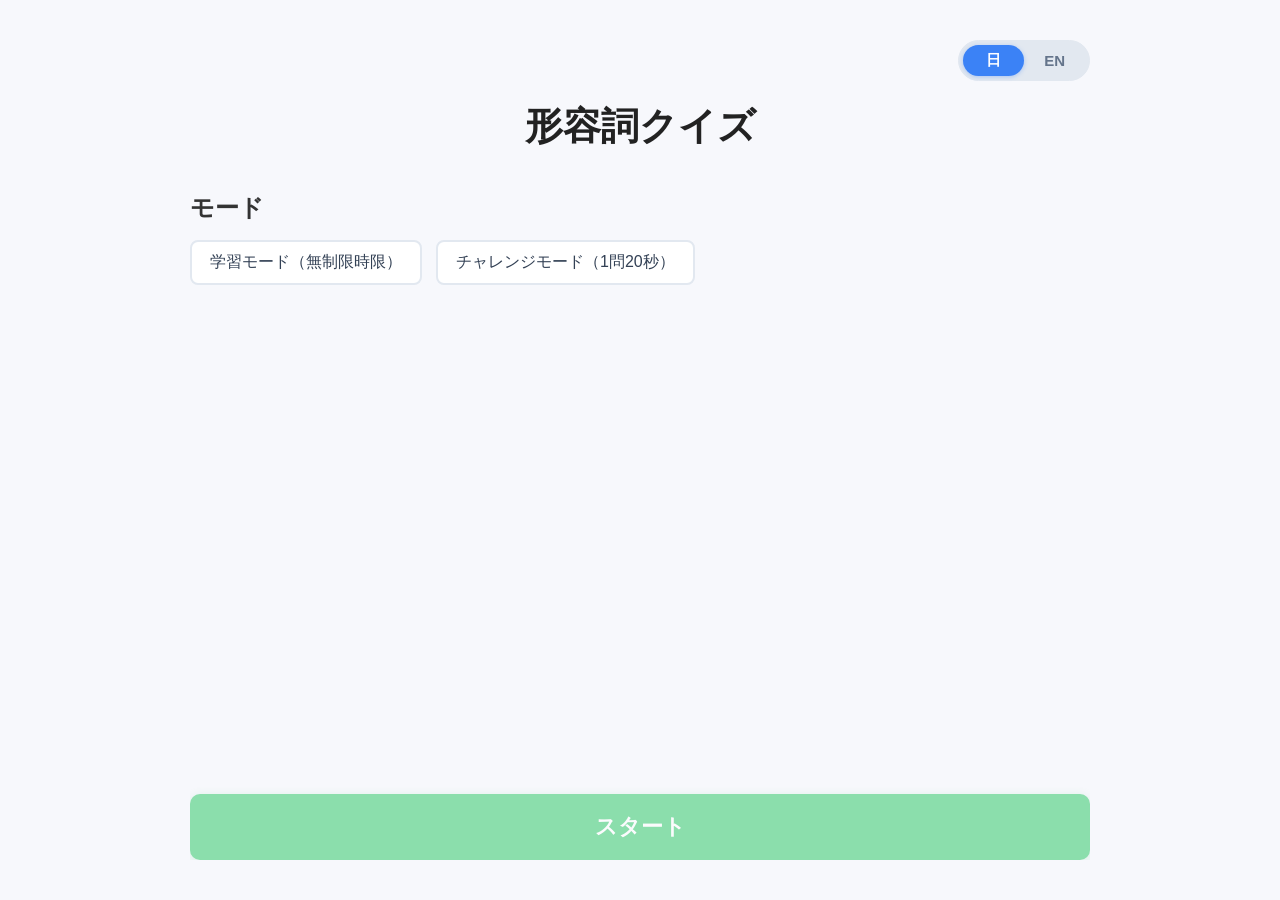
<file: archived/adj-v3/JPL002-game-adj-v3.html>
<!DOCTYPE html>
<html lang="ja">
<head>
    <meta charset="UTF-8">
    <meta name="viewport" content="width=device-width, initial-scale=1.0">
    <title>Adjective Quiz 形容詞クイズ</title>
    <link rel="stylesheet" href="css/style.css">
</head>
<body>
<div class="wrap">
    <div class="lang-switch-box">
        <div class="lang-switch" id="lang-switch" role="group" aria-label="Language">
            <div class="lang-slider" aria-hidden="true"></div>
            <button class="lang-btn active" id="lang-ja" type="button">日</button>
            <button class="lang-btn" id="lang-en" type="button">EN</button>
        </div>
    </div>

    <div class="screens-container">

    <!-- Home Screen -->
    <div class="home-screen screen active bottom-anchored slide-up" id="home">
        <div class="screen-body">
            <h1 data-i18n="title"></h1>
            <div class="section-title" data-i18n="step1"></div>
            <div class="btn-group" id="base-mode-group">
                <button class="mode-btn base-mode" data-val="study" data-i18n="modeStudy"></button>
                <button class="mode-btn base-mode" data-val="challenge" data-i18n="modeChallenge"></button>
            </div>
            <div class="step-section" id="step2-section">
                <div class="section-title" data-i18n="step2"></div>
                <div class="btn-group" id="sort-group">
                    <button class="mode-btn sort-type" data-val="lesson" data-i18n="sortLesson"></button>
                    <button class="mode-btn sort-type" data-val="grammar" data-i18n="sortGrammar"></button>
                    <button class="mode-btn sort-type" data-val="diff" data-i18n="sortDiff"></button>
                </div>
            </div>
            <div class="step-section" id="step3-section">
                <div class="section-title" data-i18n="step3"></div>
                <div class="opt-panels-container">
                    <div class="opt-panel opt-lesson">
                        <div class="btn-group">
                        <button class="mode-btn opt-item" data-val="stage1" data-i18n="stage1"></button>
                        <button class="mode-btn opt-item" data-val="stage2" data-i18n="stage2"></button>
                        <button class="mode-btn opt-item" data-val="stage3" data-i18n="stage3"></button>
                        <button class="mode-btn opt-item" data-val="stage4" data-i18n="stage4"></button>
                        </div>
                    </div>
                    <div class="opt-panel opt-grammar">
                        <div class="btn-group">
                        <button class="mode-btn opt-item" data-val="original" data-i18n="gOriginal"></button>
                        <button class="mode-btn opt-item" data-val="neg" data-i18n="gNeg"></button>
                        <button class="mode-btn opt-item" data-val="past" data-i18n="gPast"></button>
                        <button class="mode-btn opt-item" data-val="te" data-i18n="gTe"></button>
                        <button class="mode-btn opt-item" data-val="kedo" data-i18n="gKedo"></button>
                        </div>
                    </div>
                    <div class="opt-panel opt-diff">
                        <div class="btn-group">
                        <button class="mode-btn opt-item" data-val="easy" data-i18n="diffEasy"></button>
                        <button class="mode-btn opt-item" data-val="mixed" data-i18n="diffMixed"></button>
                        </div>
                    </div>
                </div>
            </div>
        </div>
        <div class="screen-footer">
            <button class="start-btn" id="start-quiz" data-i18n="startBtn" disabled></button>
        </div>
    </div>

    <!-- Quiz Screen -->
    <div class="quiz-screen screen bottom-anchored slide-up" id="quiz-page">
        <div class="screen-body">
            <div class="card">
                <div class="score-row">
                    <span data-i18n="scoreText"></span><span id="score-num">0</span>
                    <div class="timer-text" id="timer-area"></div>
                </div>
                <div class="q-box" id="question-area"></div>
                <input id="ans-input">
                <div class="feed-box">
                    <div id="feed-area" data-i18n="inputTip"></div>
                </div>
                <div class="action-row" id="action-row">
                    <button id="skip-btn" data-i18n="skipBtn"></button>
                    <button id="action-btn" data-i18n="checkBtn"></button>
                </div>
                <div class="note-text" id="note-area"></div>
            </div>
        </div>
        <div class="screen-footer">
            <div class="bottom-btn-group">
                <button class="back-home" onclick="backToHome()" data-i18n="backBtn"></button>
                <button class="end-session-btn" onclick="showSummary()" data-i18n="endSessionBtn"></button>
            </div>
        </div>
    </div>

    <!-- Summary Screen -->
    <div class="summary-screen screen bottom-anchored slide-up" id="summary-page">
        <div class="screen-body">
            <div class="card">
                <div class="summary-title" data-i18n="summaryTitle"></div>
                <div class="summary-stat-line">
                    <span data-i18n="sumAttempt"></span><span id="sumAttemptNum"></span>
                    &nbsp;&nbsp;
                    <span data-i18n="sumCorrect"></span><span id="sumCorrectNum"></span>
                    &nbsp;&nbsp;
                    <span data-i18n="sumWrong"></span><span id="sumWrongNum"></span>
                    &nbsp;&nbsp;
                    <span data-i18n="sumScore"></span><span id="sumScoreNum"></span>
                </div>
                <h3 style="margin:24px 0 10px" data-i18n="mistakeHeader"></h3>
                <table class="mistake-table" id="mistakeTableWrap">
                    <thead>
                        <tr>
                            <th>#</th>
                            <th data-i18n="tblEn"></th>
                            <th data-i18n="tblQuestion"></th>
                            <th data-i18n="tblAnswer"></th>
                            <th data-i18n="tblUserAns"></th>
                        </tr>
                    </thead>
                    <tbody id="mistakeTableBody"></tbody>
                </table>
            </div>
        </div>
        <div class="screen-footer">
            <div class="summary-btn-group">
                <button class="practice-mistake-btn" id="practiceMistakeBtn" data-i18n="practiceMistakeBtn"></button>
                <button class="back-home" onclick="backToHome()" data-i18n="backBtn"></button>
            </div>
        </div>
    </div>

    </div>
</div>

<script src="js/lang.js"></script>
<script src="js/data.js"></script>
<script src="js/main.js"></script>
</body>
</html>
</file>
<file: adj/css/style.css>
:root {
    --color-primary: #3b82f6;
    --color-primary-light: rgba(59, 130, 246, 0.15);
    --color-success: #22c55e;
    --color-danger: #dc2626;
    --color-neutral: #64748b;
    --color-border: #e2e8f0;
    --radius-sm: 10px;
    --radius-md: 14px;
    --radius-lg: 18px;
}
* {
    box-sizing: border-box;
    margin: 0;
    padding: 0;
    font-family: "Noto Sans JP", sans-serif;
}
button {
    transition: background 0.15s, box-shadow 0.15s, transform 0.1s, border-color 0.15s, opacity 0.15s, color 0.15s;
    cursor: pointer;
}
button:hover:not(:disabled) { filter: brightness(0.96); }
button:active:not(:disabled) { transform: scale(0.98); }
button:focus-visible { outline: 2px solid var(--color-primary); outline-offset: 2px; }
button:disabled { opacity: 0.5; cursor: not-allowed; }

/* Outer Flex chain */
body { background-color: #f7f8fc; padding: 40px 20px; min-height: 100dvh; display: flex; flex-direction: column; }
.wrap { max-width: 900px; margin: 0 auto; width: 100%; flex: 1; display: flex; flex-direction: column; min-height: 0; }
.screens-container { position: relative; flex: 1; display: flex; flex-direction: column; min-height: 0; overflow: hidden; }

/* Language Switch */
.lang-switch-box { display: flex; justify-content: flex-end; margin-bottom: 20px; }
.lang-switch { position: relative; display: grid; grid-template-columns: 1fr 1fr; background: #e2e8f0; border-radius: 999px; padding: 4px; border: 1px solid var(--color-border); }
.lang-slider { position: absolute; top: 4px; bottom: 4px; left: 4px; width: calc(50% - 4px); background: var(--color-primary); border-radius: 999px; box-shadow: 0 1px 4px rgba(59, 130, 246, 0.35); transition: transform 0.25s cubic-bezier(0.4, 0, 0.2, 1); pointer-events: none; }
.lang-switch.ja .lang-slider { transform: translateX(100%); }
.lang-btn { position: relative; z-index: 1; padding: 6px 20px; min-width: 52px; font-size: 15px; font-weight: 600; border: none; background: transparent; color: #64748b; border-radius: 999px; }
.lang-btn:hover:not(.active) { color: #334155; filter: none; }
.lang-btn.active { color: #fff; }
.lang-btn:active:not(:disabled) { transform: none; }

/* Screen Transition Animations */
.screen { 
    opacity: 0; 
    pointer-events: none; 
    position: absolute; 
    width: 100%;
    height: 100%;
    left: 0; 
    top: 0; 
    display: flex; 
    flex-direction: column;
    transition: opacity 0.35s cubic-bezier(0.4, 0, 0.2, 1), transform 0.35s cubic-bezier(0.4, 0, 0.2, 1); 
}
.screen.slide-up { transform: translateY(30px); }
.screen.slide-up.active { transform: translateY(0); }

.screen.active { 
    opacity: 1; 
    pointer-events: auto; 
    position: relative; 
    flex: 1; 
    height: auto;
    min-height: 0;
}
.screen.exiting { 
    opacity: 0; 
    pointer-events: none; 
    position: absolute; 
    transform: translateY(0); 
}

.screen-body { 
    flex: 1; 
    overflow-y: auto; 
    min-height: 0;
    scrollbar-width: none; 
}
.screen-body::-webkit-scrollbar { display: none; }

.screen-footer { 
    flex-shrink: 0;
    padding-top: 12px; 
    background: #f7f8fc; 
}

/* Typography */
h1 { text-align: center; font-size: 38px; color: #222; margin-bottom: 40px; }
.section-title { font-size: 24px; margin: 30px 0 16px; color: #333; font-weight: 700; }

/* Buttons */
.opt-panels-container { position: relative; min-height: 72px; margin-bottom: 20px; }
.opt-panel { position: absolute; left: 0; top: 0; width: 100%; display: flex; gap: 14px; flex-wrap: wrap; opacity: 0; pointer-events: none; transition: opacity 0.2s cubic-bezier(0.4, 0, 0.2, 1); }
.opt-panel.active { opacity: 1; pointer-events: auto; position: relative; }
.btn-group { display: flex; gap: 14px; flex-wrap: wrap; margin-bottom: 20px; }
.mode-btn { padding: 10px 18px; font-size: 16px; font-weight: 500; min-height: 44px; border: 2px solid var(--color-border); border-radius: var(--radius-md); background: #fff; color: #334155; }
.mode-btn:hover:not(.active):not(:disabled) { border-color: #cbd5e1; background: #f8fafc; filter: none; }
.mode-btn.active { background: var(--color-primary); color: #fff; border-color: var(--color-primary); box-shadow: 0 0 0 3px var(--color-primary-light); filter: none; }
.start-btn { width: 100%; padding: 18px; font-size: 22px; font-weight: 600; margin-top: 40px; border: none; border-radius: var(--radius-lg); background: var(--color-success); color: #fff; box-shadow: 0 2px 8px rgba(34, 197, 94, 0.3); }
.start-btn:not(:disabled):hover { filter: brightness(1.03); box-shadow: 0 4px 12px rgba(34, 197, 94, 0.4); }

/* Card */
.card { background: white; padding: 36px 30px; border-radius: 20px; box-shadow: 0 2px 14px #e0e5ef; }

/* Quiz Elements */
.score-row { display: flex; justify-content: space-between; font-size: 24px; margin-bottom: 30px; }
.score-group { display: inline-flex; align-items: baseline; gap: 0; white-space: nowrap; }
.score-right { display: flex; align-items: center; gap: 14px; }
.timer-text { color: #222; font-weight: bold; }
.timer-text.danger { color: #ef4444; }
.progress-text { color: #222; font-weight: bold; }
.progress-bar { width: 100%; height: 10px; background: #e2e8f0; border-radius: 999px; margin-bottom: 20px; overflow: hidden; }
.progress-fill { height: 100%; width: 0%; border-radius: 999px; transition: width 0.3s ease, background-color 0.3s ease; }
.progress-fill.fill-blue { background: var(--color-primary); }
.progress-fill.fill-yellow { background: #eab308; }
.progress-fill.fill-green { background: #16a34a; }
.progress-fill.fill-red { background: #ef4444; }
.q-box { 
    background: transparent; 
    font-size: 26px; 
    text-align: center; 
    line-height: 1.8; 
    padding: 40px 20px;
    min-height: 160px;
    margin-bottom: 24px;
    display: flex;
    align-items: center;
    justify-content: center;
}
.input-tip { font-size: 16px; color: #666; margin-bottom: 12px; }

/* Input */
#ans-input { 
    width: 100%; 
    padding: 16px 14px; 
    font-size: 20px; 
    border: 2px solid #cbd5e1; 
    border-radius: 14px; 
    margin-bottom: 24px;
    outline: none; 
    transition: border-color 0.2s cubic-bezier(0.4, 0, 0.2, 1), box-shadow 0.2s cubic-bezier(0.4, 0, 0.2, 1); 
}
#ans-input:focus { border-color: #3b82f6; box-shadow: 0 0 0 3px rgba(59, 130, 246, 0.15); }
#ans-input:disabled { background: #f1f5f9; color: #94a3b8; cursor: not-allowed; border-color: #e2e8f0; }
#ans-input::placeholder { color: #94a3b8; }

/* Action Row: Skip + Check/Continue */
.action-row { display: flex; gap: 16px; margin-bottom: 0; height: 60px; overflow: hidden; transition: gap 0.2s cubic-bezier(0.4, 0, 0.2, 1); }
.action-row.answered { gap: 0; }
#skip-btn { flex: 0 0 auto; min-width: 140px; width: 140px; height: 60px; padding: 16px; font-size: 20px; font-weight: 600; border: 2px solid #cbd5e1; border-radius: var(--radius-md); background: #fff; color: #475569; transition: min-width 0.2s cubic-bezier(0.4, 0, 0.2, 1), width 0.2s cubic-bezier(0.4, 0, 0.2, 1), padding 0.2s cubic-bezier(0.4, 0, 0.2, 1), margin 0.2s cubic-bezier(0.4, 0, 0.2, 1), opacity 0.2s cubic-bezier(0.4, 0, 0.2, 1), border-width 0.2s; }
#skip-btn:hover:not(:disabled) { border-color: #94a3b8; background: #f8fafc; filter: none; }
.action-row.answered #skip-btn { min-width: 0; width: 0; padding: 0; margin: 0; border-width: 0; opacity: 0; overflow: hidden; white-space: nowrap; }

#action-btn { flex: 1; height: 60px; padding: 16px; font-size: 20px; font-weight: 600; border: 2px solid transparent; border-radius: var(--radius-md); background: var(--color-success); color: #fff; box-shadow: 0 2px 6px rgba(34, 197, 94, 0.25); overflow: hidden; white-space: nowrap; transition: background 0.2s cubic-bezier(0.4, 0, 0.2, 1), box-shadow 0.2s cubic-bezier(0.4, 0, 0.2, 1); }
#action-btn:hover:not(:disabled) { filter: brightness(1.03); box-shadow: 0 3px 10px rgba(34, 197, 94, 0.35); }
#action-btn.wrong { background: #ef4444; box-shadow: 0 2px 6px rgba(239, 68, 68, 0.25); }

/* Feedback box (like q-box) */
.feed-box { 
    background: #edf2fb; 
    padding: 20px 20px; 
    border-radius: 16px; 
    margin-top: 0;
    margin-bottom: 20px; 
    height: 120px; 
    display: flex; 
    align-items: center; 
    justify-content: center; 
    overflow: hidden; 
}
#feed-area { text-align: center; font-size: 18px; color: #666; line-height: 1.8; }
#feed-area .feed-line1 { font-size: 24px; font-weight: 700; }
#feed-area .feed-line2 { font-size: 20px; font-weight: 400; }
#feed-area.correct-text { color: #16a34a; }
#feed-area.wrong-text { color: #dc2626; }
#feed-area.warn-text { color: #d97706; }
#feed-area.timeout-text { color: #ef4444; }

/* Bottom Buttons */
.bottom-btn-group { display: flex; gap: 12px; margin-top: 30px; }
.back-home { flex: 1; padding: 12px; font-size: 20px; min-height: 60px; border: 2px solid var(--color-primary); border-radius: var(--radius-md); background: #fff; color: var(--color-primary); }
.back-home:hover:not(:disabled) { border-color: #2563eb; background: var(--color-primary-light); filter: none; }
.review-btn { border-color: #94a3b8; background: #fff; color: #64748b; }
.review-btn:hover:not(:disabled) { border-color: #64748b; background: #f1f5f9; filter: none; }
.end-session-btn { flex: 1; padding: 12px; font-size: 20px; min-height: 60px; border: 2px solid var(--color-danger); border-radius: var(--radius-md); background: #fff; color: var(--color-danger); }
.end-session-btn:hover:not(:disabled) { background: #fef2f2; filter: none; }

/* Summary */
.summary-title { font-size: 28px; margin-bottom: 24px; }
.summary-stat-line { font-size: 22px; margin: 8px 0; }
.mistake-table { width: 100%; border-collapse: collapse; margin: 24px 0; }
.mistake-table th, .mistake-table td { border: 1px solid #ddd; padding: 10px; font-size: 17px; text-align: center; }
.mistake-table th { background: #f3f4f6; }
.summary-btn-group { display: flex; gap: 12px; margin-top: 20px; }
.summary-btn-group .back-home { flex: 1; }
.summary-btn-group .back-home:not(.review-btn) { background: var(--color-primary); border-color: var(--color-primary); color: #fff; font-weight: 700; }
.summary-btn-group .back-home:not(.review-btn):hover:not(:disabled) { background: #2563eb; border-color: #2563eb; filter: none; }
.step-section { max-height: 0; overflow: hidden; opacity: 0; visibility: hidden; transition: opacity 0.3s ease, visibility 0.3s ease; }
.step-section.visible { max-height: 500px; opacity: 1; visibility: visible; }

/* Score Pop Animation */
#score-num { display: inline-block; font-weight: 700; color: #222; transition: transform 0.15s cubic-bezier(0.4, 0, 0.2, 1); }
#score-num.pop { transform: scale(1.35); }

/* Confetti (彩条飘落) */
.confetti-layer {
    position: fixed;
    left: 0;
    top: 0;
    width: 100vw;
    height: 100vh;
    overflow: hidden;
    pointer-events: none;
    z-index: 9999;
}
.confetti-layer .confetti {
    position: absolute;
    top: -50px;
    left: 0;
    pointer-events: none;
    opacity: 1;
    animation: confetti-fall var(--duration) linear var(--delay) forwards;
    transition: opacity 0.5s ease;
}
.confetti-layer.fading .confetti {
    opacity: 0 !important;
}
@keyframes confetti-fall {
    0% {
        transform: translateY(0) rotate3d(1, 1, 1, var(--start-rot));
        opacity: 1;
    }
    80% {
        opacity: 1;
    }
    100% {
        transform: translateY(110vh) rotate3d(1, 1, 1, var(--end-rot));
        opacity: 0;
    }
}
</file>
<file: archived/adj-v3/css/style.css>
:root {
    --color-primary: #3b82f6;
    --color-primary-light: rgba(59, 130, 246, 0.15);
    --color-success: #22c55e;
    --color-danger: #dc2626;
    --color-neutral: #64748b;
    --color-border: #e2e8f0;
    --radius-sm: 6px;
    --radius-md: 8px;
    --radius-lg: 10px;
}
* {
    box-sizing: border-box;
    margin: 0;
    padding: 0;
    font-family: "Noto Sans JP", sans-serif;
}
button {
    transition: background 0.15s, box-shadow 0.15s, transform 0.1s, border-color 0.15s, opacity 0.15s, color 0.15s;
    cursor: pointer;
}
button:hover:not(:disabled) { filter: brightness(0.96); }
button:active:not(:disabled) { transform: scale(0.98); }
button:focus-visible { outline: 2px solid var(--color-primary); outline-offset: 2px; }
button:disabled { opacity: 0.5; cursor: not-allowed; }

/* Outer Flex chain */
body { background-color: #f7f8fc; padding: 40px 20px; min-height: 100dvh; display: flex; flex-direction: column; }
.wrap { max-width: 900px; margin: 0 auto; width: 100%; flex: 1; display: flex; flex-direction: column; min-height: 0; }
.screens-container { position: relative; flex: 1; display: flex; flex-direction: column; min-height: 0; overflow: hidden; }

/* Language Switch */
.lang-switch-box { display: flex; justify-content: flex-end; margin-bottom: 20px; }
.lang-switch { position: relative; display: grid; grid-template-columns: 1fr 1fr; background: #e2e8f0; border-radius: 999px; padding: 4px; border: 1px solid var(--color-border); }
.lang-slider { position: absolute; top: 4px; bottom: 4px; left: 4px; width: calc(50% - 4px); background: var(--color-primary); border-radius: 999px; box-shadow: 0 1px 4px rgba(59, 130, 246, 0.35); transition: transform 0.25s cubic-bezier(0.4, 0, 0.2, 1); pointer-events: none; }
.lang-switch.en .lang-slider { transform: translateX(100%); }
.lang-btn { position: relative; z-index: 1; padding: 6px 20px; min-width: 52px; font-size: 15px; font-weight: 600; border: none; background: transparent; color: #64748b; border-radius: 999px; }
.lang-btn:hover:not(.active) { color: #334155; filter: none; }
.lang-btn.active { color: #fff; }
.lang-btn:active:not(:disabled) { transform: none; }

/* Screen Transition Animations */
.screen { 
    opacity: 0; 
    pointer-events: none; 
    position: absolute; 
    width: 100%;
    height: 100%;
    left: 0; 
    top: 0; 
    display: flex; 
    flex-direction: column;
    transition: opacity 0.35s cubic-bezier(0.4, 0, 0.2, 1), transform 0.35s cubic-bezier(0.4, 0, 0.2, 1); 
}
.screen.slide-up { transform: translateY(30px); }
.screen.slide-up.active { transform: translateY(0); }

.screen.active { 
    opacity: 1; 
    pointer-events: auto; 
    position: relative; 
    flex: 1; 
    height: auto;
    min-height: 0;
}
.screen.exiting { 
    opacity: 0; 
    pointer-events: none; 
    position: absolute; 
    transform: translateY(0); 
}

.screen-body { 
    flex: 1; 
    overflow-y: auto; 
    min-height: 0;
    scrollbar-width: none; 
}
.screen-body::-webkit-scrollbar { display: none; }

.screen-footer { 
    flex-shrink: 0;
    padding-top: 12px; 
    background: #f7f8fc; 
}

/* Typography */
h1 { text-align: center; font-size: 38px; color: #222; margin-bottom: 40px; }
.section-title { font-size: 24px; margin: 30px 0 16px; color: #333; font-weight: 700; }

/* Buttons */
.opt-panels-container { position: relative; min-height: 72px; margin-bottom: 20px; }
.opt-panel { position: absolute; left: 0; top: 0; width: 100%; display: flex; gap: 14px; flex-wrap: wrap; opacity: 0; pointer-events: none; transition: opacity 0.2s cubic-bezier(0.4, 0, 0.2, 1); }
.opt-panel.active { opacity: 1; pointer-events: auto; position: relative; }
.btn-group { display: flex; gap: 14px; flex-wrap: wrap; margin-bottom: 20px; }
.mode-btn { padding: 10px 18px; font-size: 16px; font-weight: 500; min-height: 44px; border: 2px solid var(--color-border); border-radius: var(--radius-md); background: #fff; color: #334155; }
.mode-btn:hover:not(.active):not(:disabled) { border-color: #cbd5e1; background: #f8fafc; filter: none; }
.mode-btn.active { background: var(--color-primary); color: #fff; border-color: var(--color-primary); box-shadow: 0 0 0 3px var(--color-primary-light); filter: none; }
.start-btn { width: 100%; padding: 18px; font-size: 22px; font-weight: 600; margin-top: 40px; border: none; border-radius: var(--radius-lg); background: var(--color-success); color: #fff; box-shadow: 0 2px 8px rgba(34, 197, 94, 0.3); }
.start-btn:not(:disabled):hover { filter: brightness(1.03); box-shadow: 0 4px 12px rgba(34, 197, 94, 0.4); }

/* Card */
.card { background: white; padding: 36px 30px; border-radius: 12px; box-shadow: 0 2px 14px #e0e5ef; }

/* Quiz Elements */
.score-row { display: flex; justify-content: space-between; font-size: 24px; margin-bottom: 30px; }
.timer-text { color: #ef4444; font-weight: bold; }
.q-box { 
    background: transparent; 
    font-size: 26px; 
    text-align: center; 
    line-height: 1.8; 
    padding: 40px 20px;
    min-height: 160px;
    margin-bottom: 24px;
    display: flex;
    align-items: center;
    justify-content: center;
}
.input-tip { font-size: 16px; color: #666; margin-bottom: 12px; }

/* Input */
#ans-input { 
    width: 100%; 
    padding: 16px 14px; 
    font-size: 20px; 
    border: 2px solid #cbd5e1; 
    border-radius: 8px; 
    margin-bottom: 40px;
    outline: none; 
    transition: border-color 0.2s cubic-bezier(0.4, 0, 0.2, 1), box-shadow 0.2s cubic-bezier(0.4, 0, 0.2, 1); 
}
#ans-input:focus { border-color: #3b82f6; box-shadow: 0 0 0 3px rgba(59, 130, 246, 0.15); }
#ans-input:disabled { background: #f1f5f9; color: #94a3b8; cursor: not-allowed; border-color: #e2e8f0; }

/* Action Row: Skip + Check/Continue */
.action-row { display: flex; gap: 16px; margin-bottom: 0; height: 60px; overflow: hidden; transition: gap 0.2s cubic-bezier(0.4, 0, 0.2, 1); }
.action-row.answered { gap: 0; }
#skip-btn { flex: 0 0 auto; min-width: 140px; width: 140px; padding: 16px; font-size: 20px; font-weight: 500; border: 2px solid #cbd5e1; border-radius: var(--radius-md); background: #fff; color: #475569; transition: min-width 0.2s cubic-bezier(0.4, 0, 0.2, 1), width 0.2s cubic-bezier(0.4, 0, 0.2, 1), padding 0.2s cubic-bezier(0.4, 0, 0.2, 1), margin 0.2s cubic-bezier(0.4, 0, 0.2, 1), opacity 0.2s cubic-bezier(0.4, 0, 0.2, 1), border-width 0.2s; }
#skip-btn:hover:not(:disabled) { border-color: #94a3b8; background: #f8fafc; filter: none; }
.action-row.answered #skip-btn { min-width: 0; width: 0; padding: 0; margin: 0; border-width: 0; opacity: 0; overflow: hidden; white-space: nowrap; }

#action-btn { flex: 1; padding: 16px; font-size: 20px; font-weight: 600; border: 2px solid transparent; border-radius: var(--radius-md); background: var(--color-success); color: #fff; box-shadow: 0 2px 6px rgba(34, 197, 94, 0.25); min-height: 56px; overflow: hidden; white-space: nowrap; transition: background 0.2s cubic-bezier(0.4, 0, 0.2, 1), box-shadow 0.2s cubic-bezier(0.4, 0, 0.2, 1); }
#action-btn:hover:not(:disabled) { filter: brightness(1.03); box-shadow: 0 3px 10px rgba(34, 197, 94, 0.35); }
#action-btn.wrong { background: #ef4444; box-shadow: 0 2px 6px rgba(239, 68, 68, 0.25); }

/* Feedback box (like q-box) */
.feed-box { 
    background: #edf2fb; 
    padding: 16px 20px; 
    border-radius: 10px; 
    margin-top: 0;
    margin-bottom: 20px; 
    height: 90px; 
    display: flex; 
    align-items: center; 
    justify-content: center; 
    overflow: hidden; 
}
#feed-area { text-align: center; font-size: 18px; color: #666; line-height: 1.8; }
#feed-area .feed-line1 { font-size: 24px; font-weight: 700; }
#feed-area .feed-line2 { font-size: 20px; font-weight: 400; }
#feed-area.correct-text { color: #16a34a; }
#feed-area.wrong-text { color: #dc2626; }
.note-text { margin-top: 4px; font-size: 18px; color: #d97706; opacity: 0; transform: translateY(-4px); transition: opacity 0.25s cubic-bezier(0.4, 0, 0.2, 1), transform 0.25s cubic-bezier(0.4, 0, 0.2, 1); }
.note-text.visible { opacity: 1; transform: translateY(0); }

/* Bottom Buttons */
.bottom-btn-group { display: flex; gap: 12px; margin-top: 30px; }
.back-home { flex: 1; padding: 12px; font-size: 18px; border: 2px solid #cbd5e1; border-radius: var(--radius-md); background: #fff; color: #475569; }
.back-home:hover:not(:disabled) { border-color: #94a3b8; background: #f8fafc; filter: none; }
.end-session-btn { flex: 1; padding: 12px; font-size: 18px; border: 2px solid var(--color-danger); border-radius: var(--radius-md); background: #fff; color: var(--color-danger); }
.end-session-btn:hover:not(:disabled) { background: #fef2f2; filter: none; }

/* Summary */
.summary-title { font-size: 28px; margin-bottom: 24px; }
.summary-stat-line { font-size: 22px; margin: 8px 0; }
.mistake-table { width: 100%; border-collapse: collapse; margin: 24px 0; }
.mistake-table th, .mistake-table td { border: 1px solid #ddd; padding: 10px; font-size: 17px; text-align: center; }
.mistake-table th { background: #f3f4f6; }
.summary-btn-group { display: flex; gap: 16px; margin-top: 20px; }
.practice-mistake-btn { flex: 1; padding: 12px; font-size: 18px; font-weight: 500; border: 2px solid var(--color-border); border-radius: var(--radius-md); background: #fff; color: #334155; }
.practice-mistake-btn:hover:not(:disabled) { border-color: #cbd5e1; background: #f8fafc; filter: none; }

/* Step sections (cascading reveal) */
.step-section { max-height: 0; overflow: hidden; opacity: 0; transition: max-height 0.4s cubic-bezier(0.4, 0, 0.2, 1), opacity 0.3s cubic-bezier(0.4, 0, 0.2, 1); }
.step-section.visible { max-height: 500px; opacity: 1; }

/* Score Pop Animation */
#score-num { display: inline-block; transition: transform 0.15s cubic-bezier(0.4, 0, 0.2, 1); }
#score-num.pop { transform: scale(1.35); }
</file>
